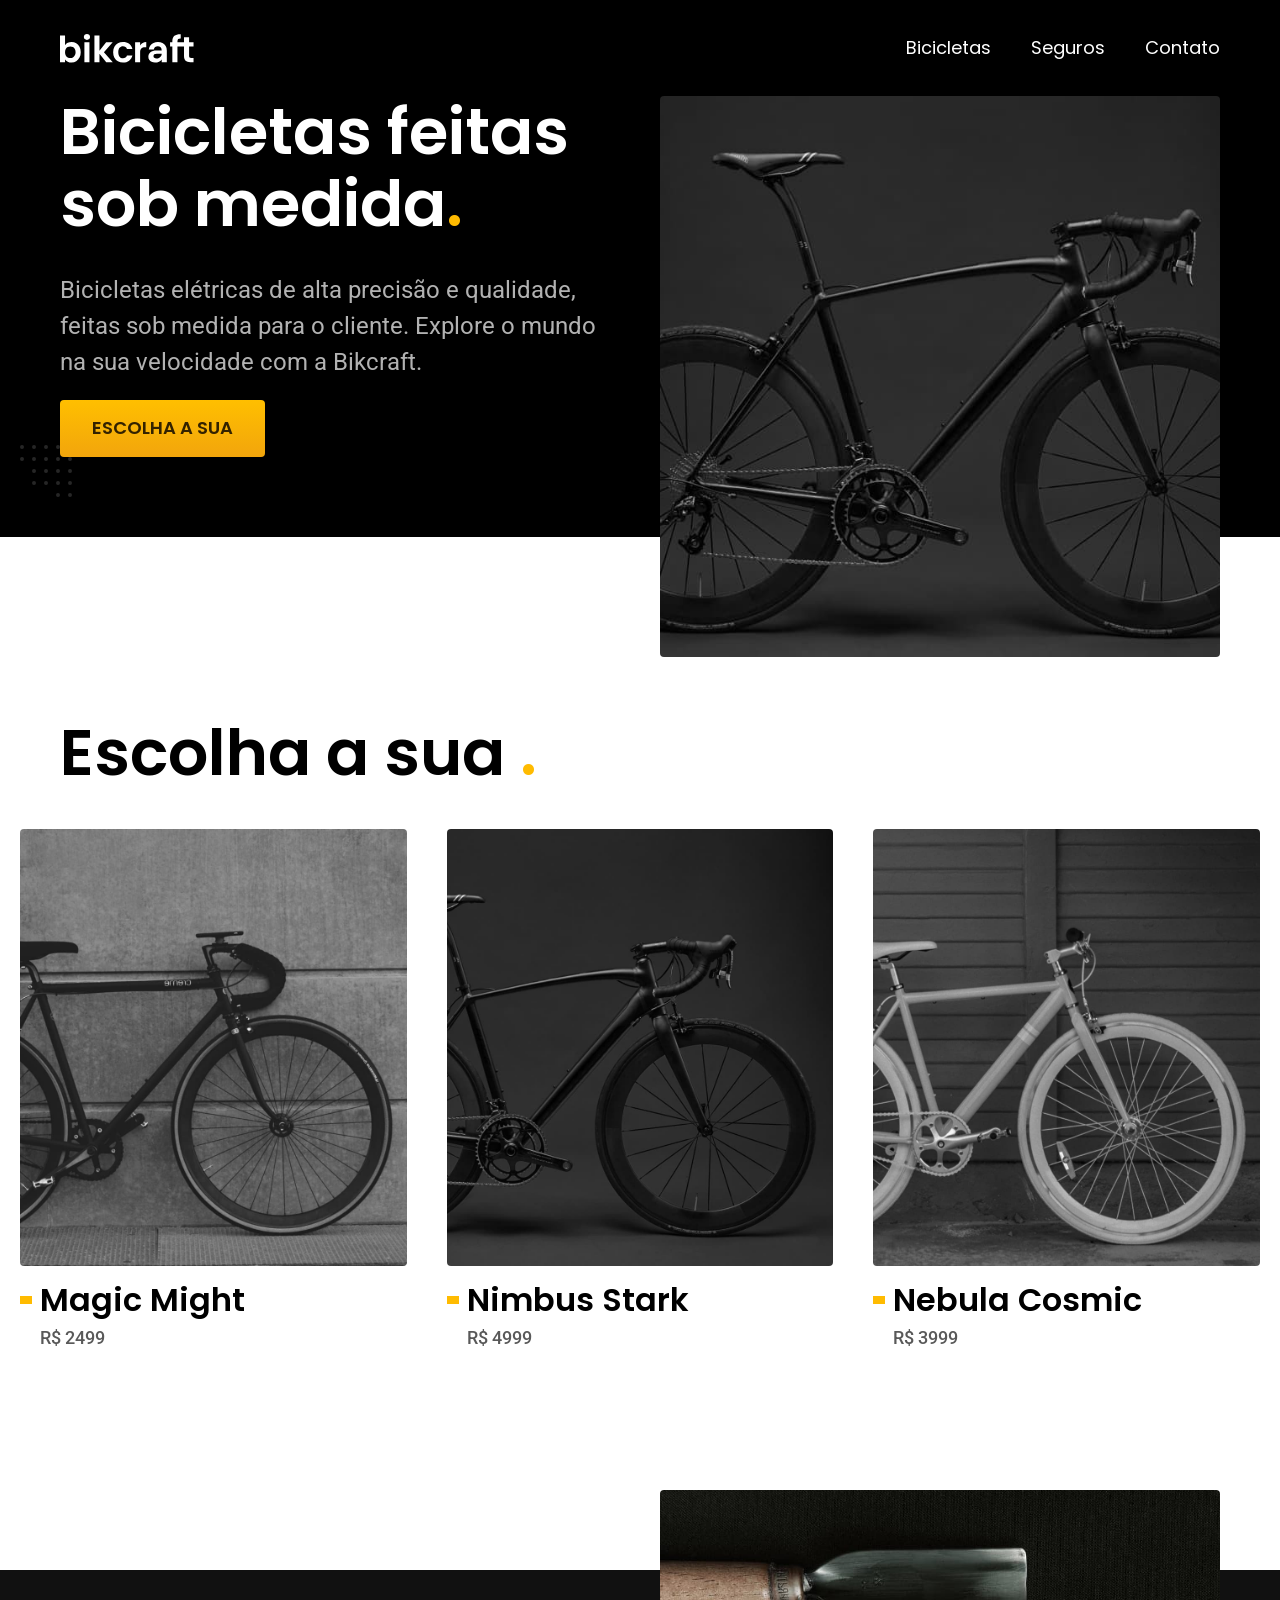
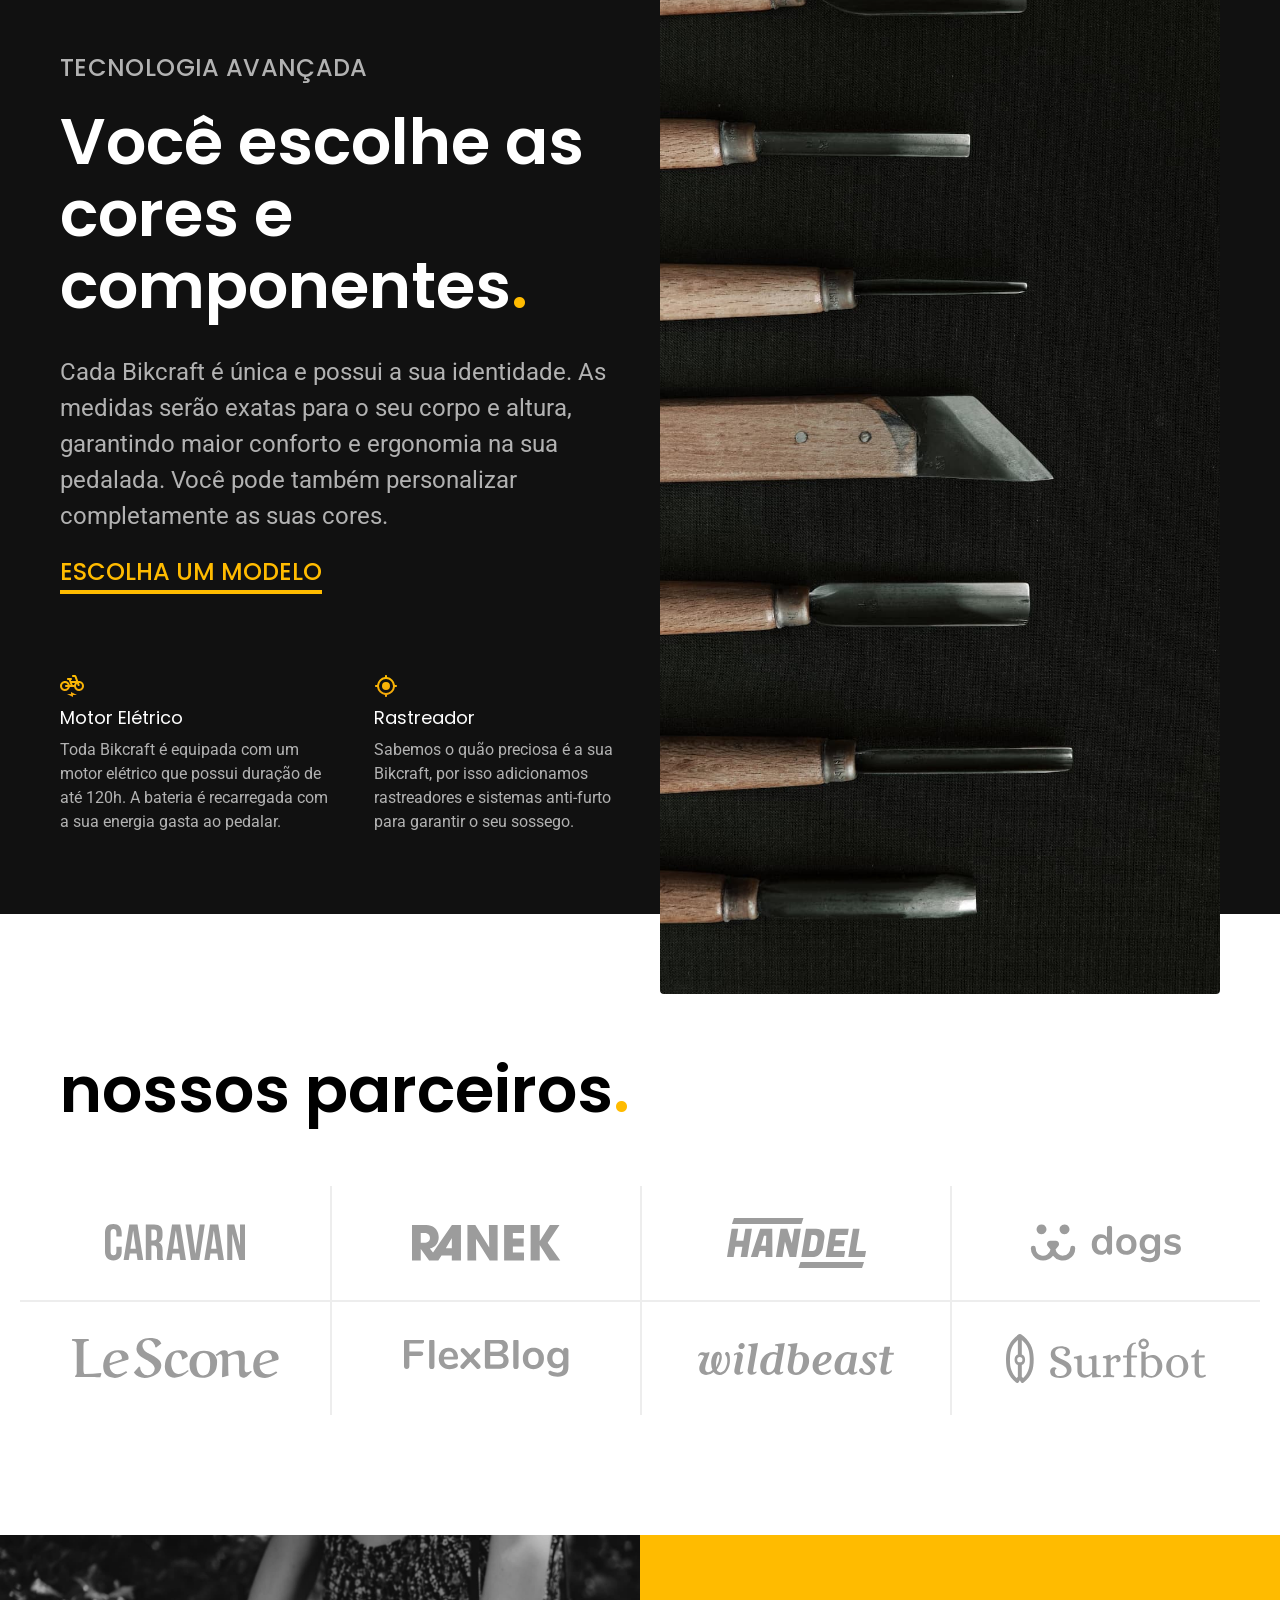
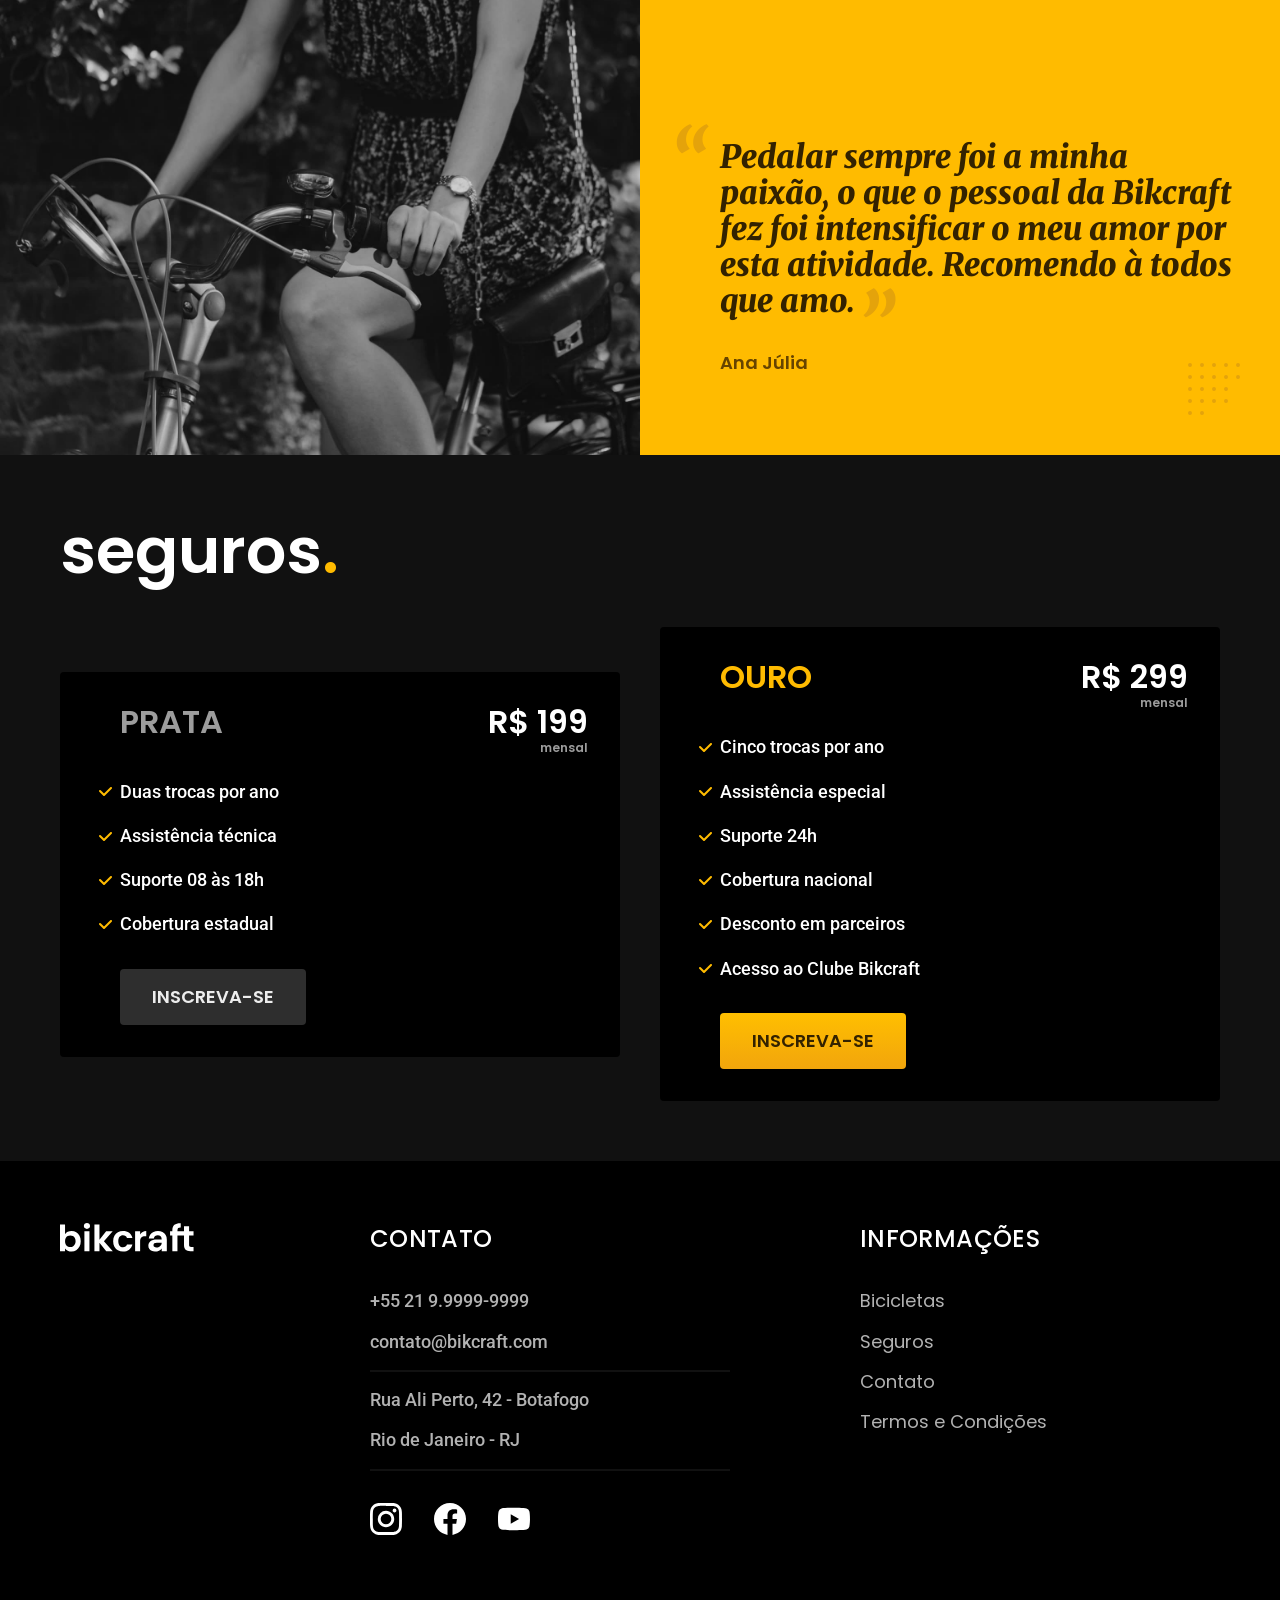
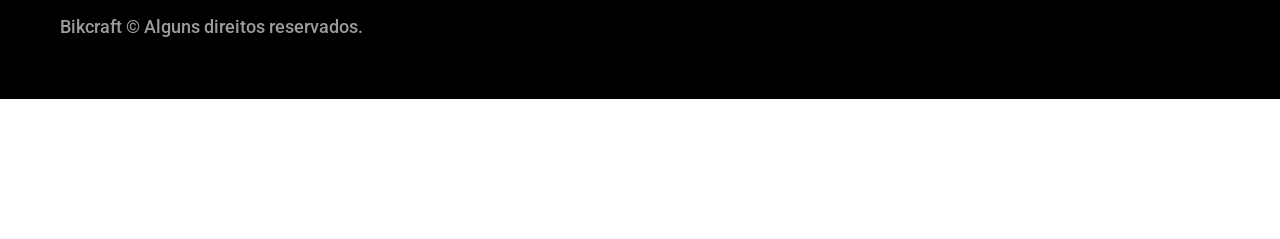
<file: index.html>
<!DOCTYPE html>

<html lang="pt-br">

<head>
  <meta charset="UTF-8">
  <meta name="viewport" content="width=device-width, initial-scale=1.0">

  <title>Bikcraft - Bicicletas Elétricas</title>
  <meta name="description" content="Bicicletas elétricas de alta precisão e qualidade,  feitas sob medida para o cliente. Explore o mundo na sua velocidade com a Bikcraft.">

  <link rel="preload" href="./css/style.css" as="style">
  <link rel="stylesheet" href="./css/style.css">

  <link rel="preconnect" href="https://fonts.googleapis.com">
  <link rel="preconnect" href="https://fonts.gstatic.com" crossorigin>
  <link href="https://fonts.googleapis.com/css2?family=Merriweather:ital,opsz,wght@0,18..144,900;1,18..144,900&family=Poppins:wght@400;600&family=Roboto:wght@100..900&display=swap" rel="stylesheet">

<body>
  <header class="header-bg">
    <div class="container header">
      <a href="./">
        <img src="./img/bikcraft.svg" width="136" height="32" alt="Bikcraft">
      </a>

      <nav aria-label="primaria">
        <ul class="header-menu font-1-m cor-0">
          <li><a href="./bicicletas.html">Bicicletas</a></li>
          <li><a href="./seguros.html">Seguros</a></li>
          <li><a href="contato.html">Contato</a></li>
        </ul>
      </nav>
    </div>
  </header>

  <main class="introducao-bg">
    <div class="container introducao">
      <div class="introducao-conteudo">
        <h1 class="font-1-xxl cor-0">Bicicletas feitas sob medida<span class="cor-p1">.</span></h1>
        <p class="font-2-l cor-5">Bicicletas elétricas de alta precisão e qualidade, feitas sob medida para o cliente. Explore o mundo na sua velocidade com a Bikcraft.</p>
        <a class="botao" href="./bicicletas.html">Escolha a sua</a>
      </div>
      <picture>
        <source media="(max-width: 800px)" srcset="./img/bicicletas/nimbus.jpg">
        <img src="./img/fotos/introducao.jpg" width="1280" height="1600" alt="Bicicleta elétrica preta.">
      </picture>
    </div>
  </main>

  <article class="bicicletas-lista">
    <h2 class="container font-1-xxl">Escolha a sua <span class="cor-p1">.</span></h2>

    <ul>
      <li>
        <a href="./bicicletas/magic.html">
          <img src="./img/bicicletas/magic-home.jpg" width="920" height="1040" alt="bicicleta preta">
          <h3 class="font-1-xl">Magic Might</h3>
          <span class="font-2-m cor-8">R$ 2499</span>
        </a>
      </li>
      <li>
        <a href="./bicicletas/nimbus.html">
          <img src="./img/bicicletas/nimbus-home.jpg" width="920" height="1040" alt="bicicleta preta">
          <h3 class="font-1-xl">Nimbus Stark</h3>
          <span class="font-2-m cor-8">R$ 4999</span>
        </a>
      </li>
      <li>
        <a href="./bicicletas/nebula.html">
          <img src="./img/bicicletas/nebula-home.jpg" width="920" height="1040" alt="bicicleta preta">
          <h3 class="font-1-xl">Nebula Cosmic</h3>
          <span class="font-2-m cor-8">R$ 3999</span>
        </a>
      </li>
    </ul>
  </article>

  <article class="tecnologia-bg">
    <div class="tecnologia container">
      <div class="tecnologia-conteudo">
        <span class="font-2-l-b cor-5">Tecnologia Avançada</span>
        <h2 class="font-1-xxl cor-0">Você escolhe as cores e componentes<span class="cor-p1">.</span></h2>
        <p class="font-2-l cor-5">Cada Bikcraft é única e possui a sua identidade. As medidas serão exatas para o seu corpo e altura, garantindo maior conforto e ergonomia na sua pedalada. Você pode também personalizar completamente as suas cores.</p>
        <a class="link" href="./bicicletas.html">Escolha um modelo</a>
        <div class="tecnologia-vantagens">
          <div>
            <img src="./img/icones/eletrica.svg" width="24" height="24" alt="">
            <h3 class="font-1-m cor-0">Motor Elétrico</h3>
            <p class="font-2-s cor-5">Toda Bikcraft é equipada com um motor elétrico que possui duração de até 120h. A bateria é recarregada com a sua energia gasta ao pedalar.</p>
          </div>
          <div>
            <img src="./img/icones/rastreador.svg" width="24" height="24" alt="">
            <h3 class="font-1-m cor-0">Rastreador</h3>
            <p class="font-2-s cor-5">Sabemos o quão preciosa é a sua Bikcraft, por isso adicionamos rastreadores e sistemas anti-furto para garantir o seu sossego.</p>
          </div>
        </div>
      </div>

      <div class="tecnologia-imagem">
        <img src="./img/fotos/tecnologia.jpg" width="1200" height="1920" alt="">
      </div>
    </div>
  </article>

  <section class="parceiros" aria-label="Nossos Parceiros">
    <h2 class="container font-1-xxl">nossos parceiros<span class="cor-p1">.</span></h2>

    <ul>
      <li><img src="./img/parceiros/caravan.svg" width="140" height="38" alt="caravan"></li>
      <li><img src="./img/parceiros/ranek.svg" width="149" height="36" alt="ranek"></li>
      <li><img src="./img/parceiros/handel.svg" width="139" height="50" alt="handel"></li>
      <li><img src="./img/parceiros/dogs.svg" width="152" height="39" alt="dogs"></li>
      <li><img src="./img/parceiros/lescone.svg" width="208" height="41" alt="lescone"></li>
      <li><img src="./img/parceiros/flexblog.svg" width="165" height="38" alt="flexblog"></li>
      <li><img src="./img/parceiros/wildbeast.svg" width="196" height="34" alt="wildbeast"></li>
      <li><img src="./img/parceiros/surfbot.svg" width="200" height="49" alt="surfbot"></li>
    </ul>
  </section>

  <section class="depoimento" aria-label="Depoimento">
    <div>
      <img src="./img/fotos/depoimento.jpg" width="1560" height="1360" alt="Pessoa pedalando em uma Bikcraft">
    </div>
    <div class="depoimento-conteudo">
      <blockquote class="font-1-xl cor-p5">
        <p> Pedalar sempre foi a minha paixão, o que o pessoal da Bikcraft fez foi intensificar o meu amor por esta atividade. Recomendo à todos que amo.</p>
      </blockquote>
      <span class="font-1-m-b cor-p4">Ana Júlia</span>
    </div>
  </section>

  <article class="seguros-bg">
    <div class="seguros container">
      <h2 class="font-1-xxl cor-0">seguros<span class="cor-p1">.</span></h2>
      <div class="seguros-item">
        <h3 class="font-1-xl cor-6">PRATA</h3>
        <span class="font-1-xl cor-0">R$ 199 <span class="font-1-xs cor-6">mensal</span></span>
        <ul class="font-2-m cor-0">
          <li>Duas trocas por ano</li>
          <li>Assistência técnica</li>
          <li>Suporte 08 às 18h</li>
          <li>Cobertura estadual</li>
        </ul>
        <a class="botao secundario" href="./orcamento.html">Inscreva-se</a>
      </div>
      <div class="seguros-item">
        <h3 class="font-1-xl cor-p1">OURO</h3>
        <span class="font-1-xl cor-0">R$ 299 <span class="font-1-xs cor-6">mensal</span></span>
        <ul class="font-2-m cor-0">
          <li>Cinco trocas por ano</li>
          <li>Assistência especial</li>
          <li>Suporte 24h</li>
          <li>Cobertura nacional</li>
          <li>Desconto em parceiros</li>
          <li>Acesso ao Clube Bikcraft</li>
        </ul>
        <a class="botao" href="./orcamento.html">Inscreva-se</a>
      </div>
    </div>
  </article>

  <footer class="footer-bg">
    <div class="footer container">
      <img src="./img/bikcraft.svg" width="136" height="32" alt="Bikcraft">
      <div class="footer-contato">
        <h3 class="font-2-l-b cor-0">Contato</h3>
        <ul class="font-2-m cor-5">
          <li><a href="tel:+5521999999999">+55 21 9.9999-9999</a></li>
          <li><a href="mailto:contato@bikcraft.com">contato@bikcraft.com</a></li>
          <li>Rua Ali Perto, 42 - Botafogo</li>
          <li>Rio de Janeiro - RJ</li>
        </ul>
        <div class="footer-redes">
          <a href="./">
            <img src="./img/redes/instagram.svg" width="32" height="32" alt="Instagram">
          </a>
          <a href="./">
            <img src="./img/redes/facebook.svg" width="32" height="32" alt="Facebook">
          </a>
          <a href="./">
            <img src="./img/redes/youtube.svg" width="32" height="32" alt="Youtube">
          </a>
        </div>
      </div>
      <div>

        <div class="footer-informacoes">
          <h3 class="font-2-l-b cor-0">Informações</h3>
          <nav>
            <ul class="font-1-m cor-5">
              <li><a href="./bicicletas.html">Bicicletas</a></li>
              <li><a href="./seguros.html">Seguros</a></li>
              <li><a href="./contato.html">Contato</a></li>
              <li><a href="./termos.html">Termos e Condições</a></li>
            </ul>
          </nav>
        </div>
      </div>
      <p class="footer-copy font-2-m cor-6">Bikcraft © Alguns direitos reservados.</p>
    </div>
  </footer>
</body>

</html>
</file>
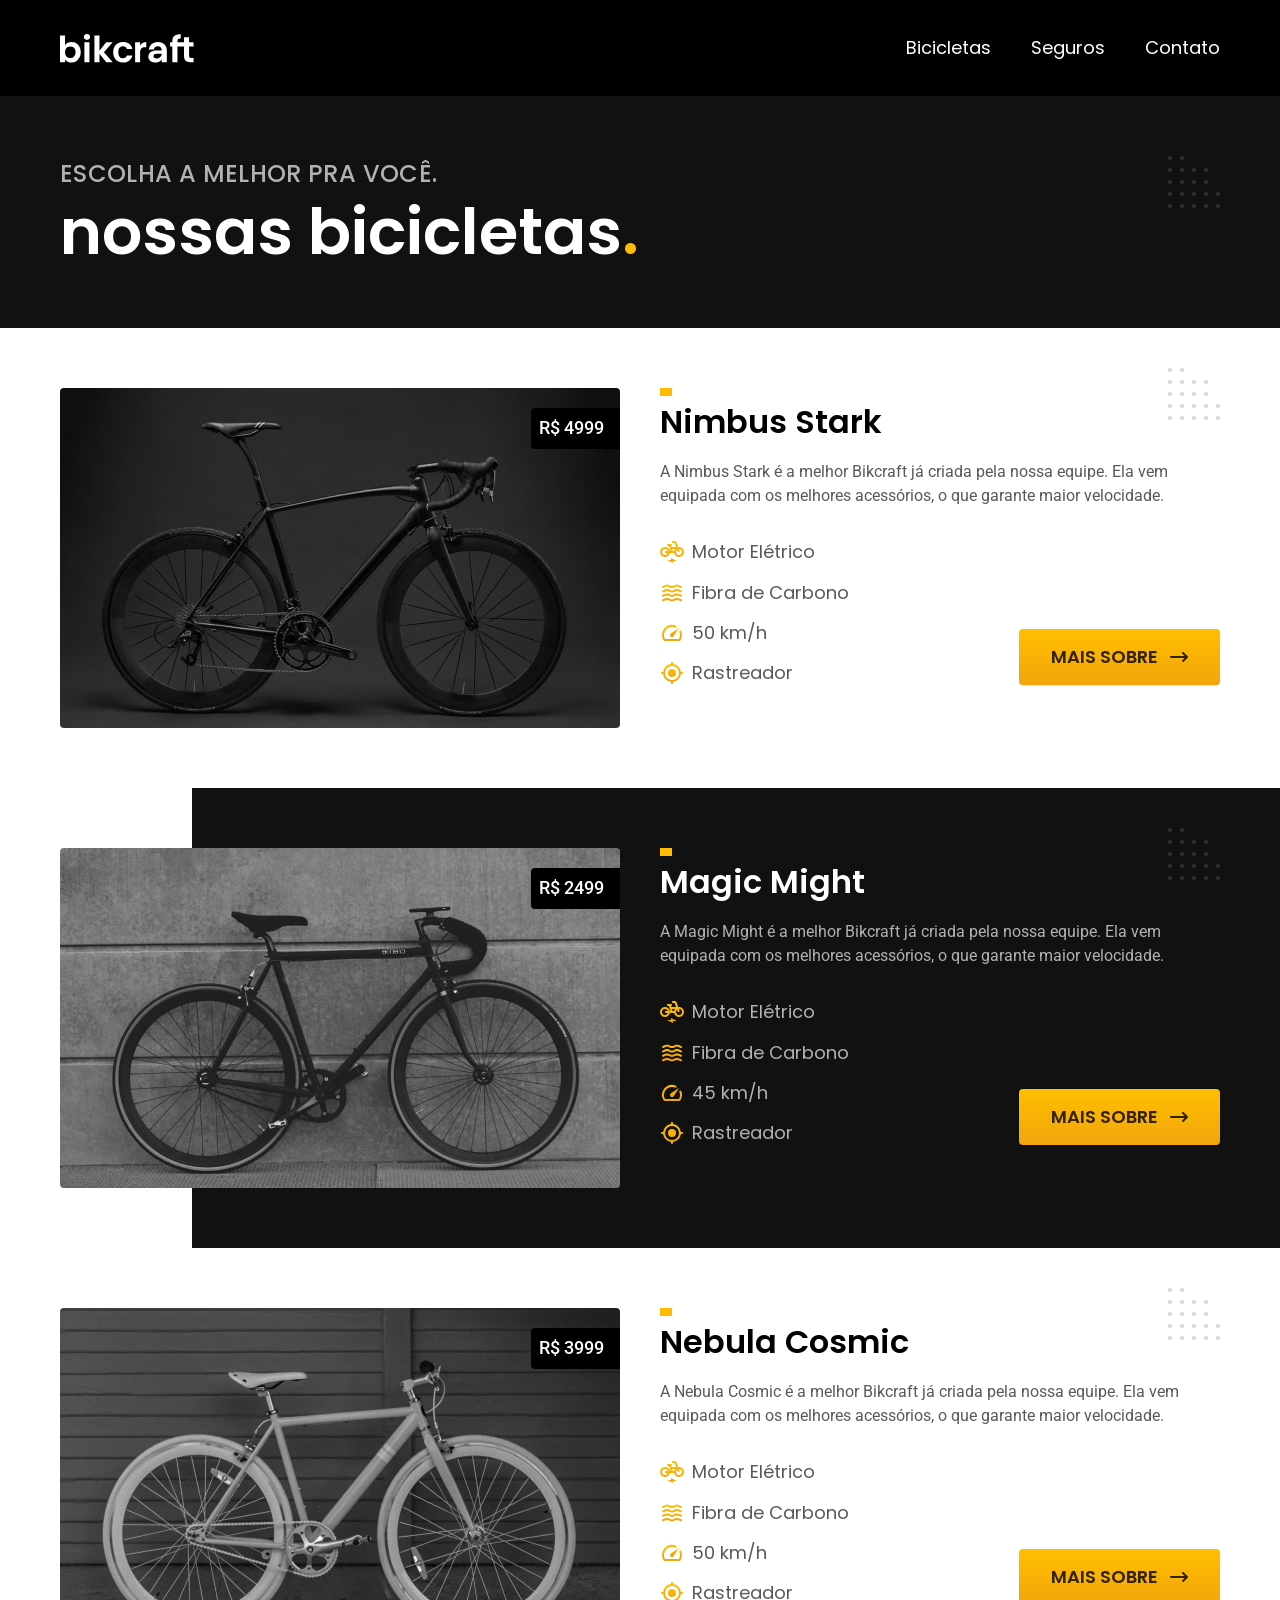
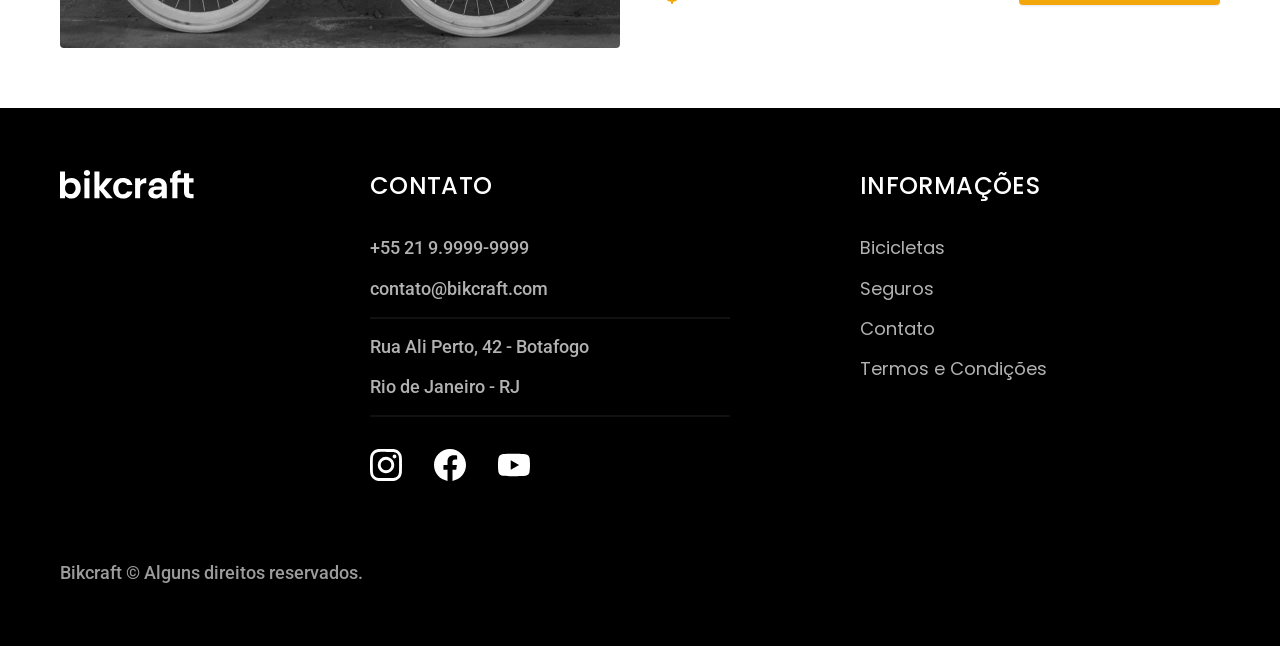
<file: bicicletas.html>
<!DOCTYPE html>

<html lang="pt-br">

<head>
  <meta charset="UTF-8">
  <meta name="viewport" content="width=device-width, initial-scale=1.0">

  <title>Bicicletas | Bikcraft</title>
  <meta name="description" content="Termos e Condições | Bikcraft">

  <link rel="preload" href="./css/style.css" as="style">
  <link rel="stylesheet" href="./css/style.css">

  <link rel="preconnect" href="https://fonts.googleapis.com">
  <link rel="preconnect" href="https://fonts.gstatic.com" crossorigin>
  <link href="https://fonts.googleapis.com/css2?family=Merriweather:ital,opsz,wght@0,18..144,900;1,18..144,900&family=Poppins:wght@400;600&family=Roboto:wght@100..900&display=swap" rel="stylesheet">

<body id="bicicletas">
  <header class="header-bg">
    <div class="container header">
      <a href="./">
        <img src="./img/bikcraft.svg" width="136" height="32" alt="Bikcraft">
      </a>

      <nav aria-label="primaria">
        <ul class="header-menu font-1-m cor-0">
          <li><a href="./bicicletas.html">Bicicletas</a></li>
          <li><a href="./seguros.html">Seguros</a></li>
          <li><a href="contato.html">Contato</a></li>
        </ul>
      </nav>
    </div>
  </header>

  <main>
    <div class="titulo-bg">
      <div class="titulo container">
        <p class="font-2-l-b cor-5">Escolha a melhor pra você.</p>
        <h1 class="font-1-xxl cor-0">nossas bicicletas<span class="cor-p1">.</span></h1>
      </div>
    </div>


    <div class="bicicletas container">
      <div class="bicicletas-imagem">
        <img src="./img/bicicletas/nimbus.jpg" width="1120" height="680" alt="Bicicleta preta">
        <span class="font-2-m cor-0">R$ 4999</span>
      </div>
      <div class="bicicletas-conteudo">
        <h2 class="font-1-xl">Nimbus Stark</h2>
        <p class="font-2-s cor-8">A Nimbus Stark é a melhor Bikcraft já criada pela nossa equipe. Ela vem equipada com os melhores acessórios, o que garante maior velocidade.</p>

        <ul class="font-1-m cor-8">
          <li>
            <img src="./img/icones/eletrica.svg" width="32" height="32" alt="">
            Motor Elétrico
          </li>
          <li>
            <img src="./img/icones/carbono.svg" width="32" height="32" alt="">
            Fibra de Carbono
          </li>
          <li>
            <img src="./img/icones/velocidade.svg" width="32" height="32" alt="">
            50 km/h
          </li>
          <li>
            <img src="./img/icones/rastreador.svg" width="32" height="32" alt="">
            Rastreador
          </li>
        </ul>

        <a class="botao seta" href="./bicicletas/nimbus.html">Mais Sobre</a>
      </div>
    </div>

    <div class="bicicletas-bg">
      <div class="bicicletas container">
        <div class="bicicletas-imagem">
          <img src="./img/bicicletas/magic.jpg" width="1120" height="680" alt="Bicicleta preta">
          <span class="font-2-m cor-0">R$ 2499</span>
        </div>
        <div class="bicicletas-conteudo">
          <h2 class="font-1-xl cor-0">Magic Might</h2>
          <p class="font-2-s cor-5">A Magic Might é a melhor Bikcraft já criada pela nossa equipe. Ela vem equipada com os melhores acessórios, o que garante maior velocidade.</p>

          <ul class="font-1-m cor-5">
            <li>
              <img src="./img/icones/eletrica.svg" width="32" height="32" alt="">
              Motor Elétrico
            </li>
            <li>
              <img src="./img/icones/carbono.svg" width="32" height="32" alt="">
              Fibra de Carbono
            </li>
            <li>
              <img src="./img/icones/velocidade.svg" width="32" height="32" alt="">
              45 km/h
            </li>
            <li>
              <img src="./img/icones/rastreador.svg" width="32" height="32" alt="">
              Rastreador
            </li>
          </ul>

          <a class="botao seta" href="./bicicletas/magic.html">Mais Sobre</a>
        </div>
      </div>
    </div>

    <div class="bicicletas container">
      <div class="bicicletas-imagem">
        <img src="./img/bicicletas/nebula.jpg" width="1120" height="680" alt="Bicicleta preta">
        <span class="font-2-m cor-0">R$ 3999</span>
      </div>
      <div class="bicicletas-conteudo">
        <h2 class="font-1-xl">Nebula Cosmic</h2>
        <p class="font-2-s cor-8">A Nebula Cosmic é a melhor Bikcraft já criada pela nossa equipe. Ela vem equipada com os melhores acessórios, o que garante maior velocidade.</p>

        <ul class="font-1-m cor-8">
          <li>
            <img src="./img/icones/eletrica.svg" width="32" height="32" alt="">
            Motor Elétrico
          </li>
          <li>
            <img src="./img/icones/carbono.svg" width="32" height="32" alt="">
            Fibra de Carbono
          </li>
          <li>
            <img src="./img/icones/velocidade.svg" width="32" height="32" alt="">
            50 km/h
          </li>
          <li>
            <img src="./img/icones/rastreador.svg" width="32" height="32" alt="">
            Rastreador
          </li>
        </ul>

        <a class="botao seta" href="./bicicletas/nebula.html">Mais Sobre</a>
      </div>
    </div>


  </main>

  <footer class="footer-bg">
    <div class="footer container">
      <img src="./img/bikcraft.svg" width="136" height="32" alt="Bikcraft">
      <div class="footer-contato">
        <h3 class="font-2-l-b cor-0">Contato</h3>
        <ul class="font-2-m cor-5">
          <li><a href="tel:+5521999999999">+55 21 9.9999-9999</a></li>
          <li><a href="mailto:contato@bikcraft.com">contato@bikcraft.com</a></li>
          <li>Rua Ali Perto, 42 - Botafogo</li>
          <li>Rio de Janeiro - RJ</li>
        </ul>
        <div class="footer-redes">
          <a href="./">
            <img src="./img/redes/instagram.svg" width="32" height="32" alt="Instagram">
          </a>
          <a href="./">
            <img src="./img/redes/facebook.svg" width="32" height="32" alt="Facebook">
          </a>
          <a href="./">
            <img src="./img/redes/youtube.svg" width="32" height="32" alt="Youtube">
          </a>
        </div>
      </div>
      <div>

        <div class="footer-informacoes">
          <h3 class="font-2-l-b cor-0">Informações</h3>
          <nav>
            <ul class="font-1-m cor-5">
              <li><a href="./bicicletas.html">Bicicletas</a></li>
              <li><a href="./seguros.html">Seguros</a></li>
              <li><a href="./contato.html">Contato</a></li>
              <li><a href="./termos.html">Termos e Condições</a></li>
            </ul>
          </nav>
        </div>
      </div>
      <p class="footer-copy font-2-m cor-6">Bikcraft © Alguns direitos reservados.</p>
    </div>
  </footer>
</body>

</html>
</file>
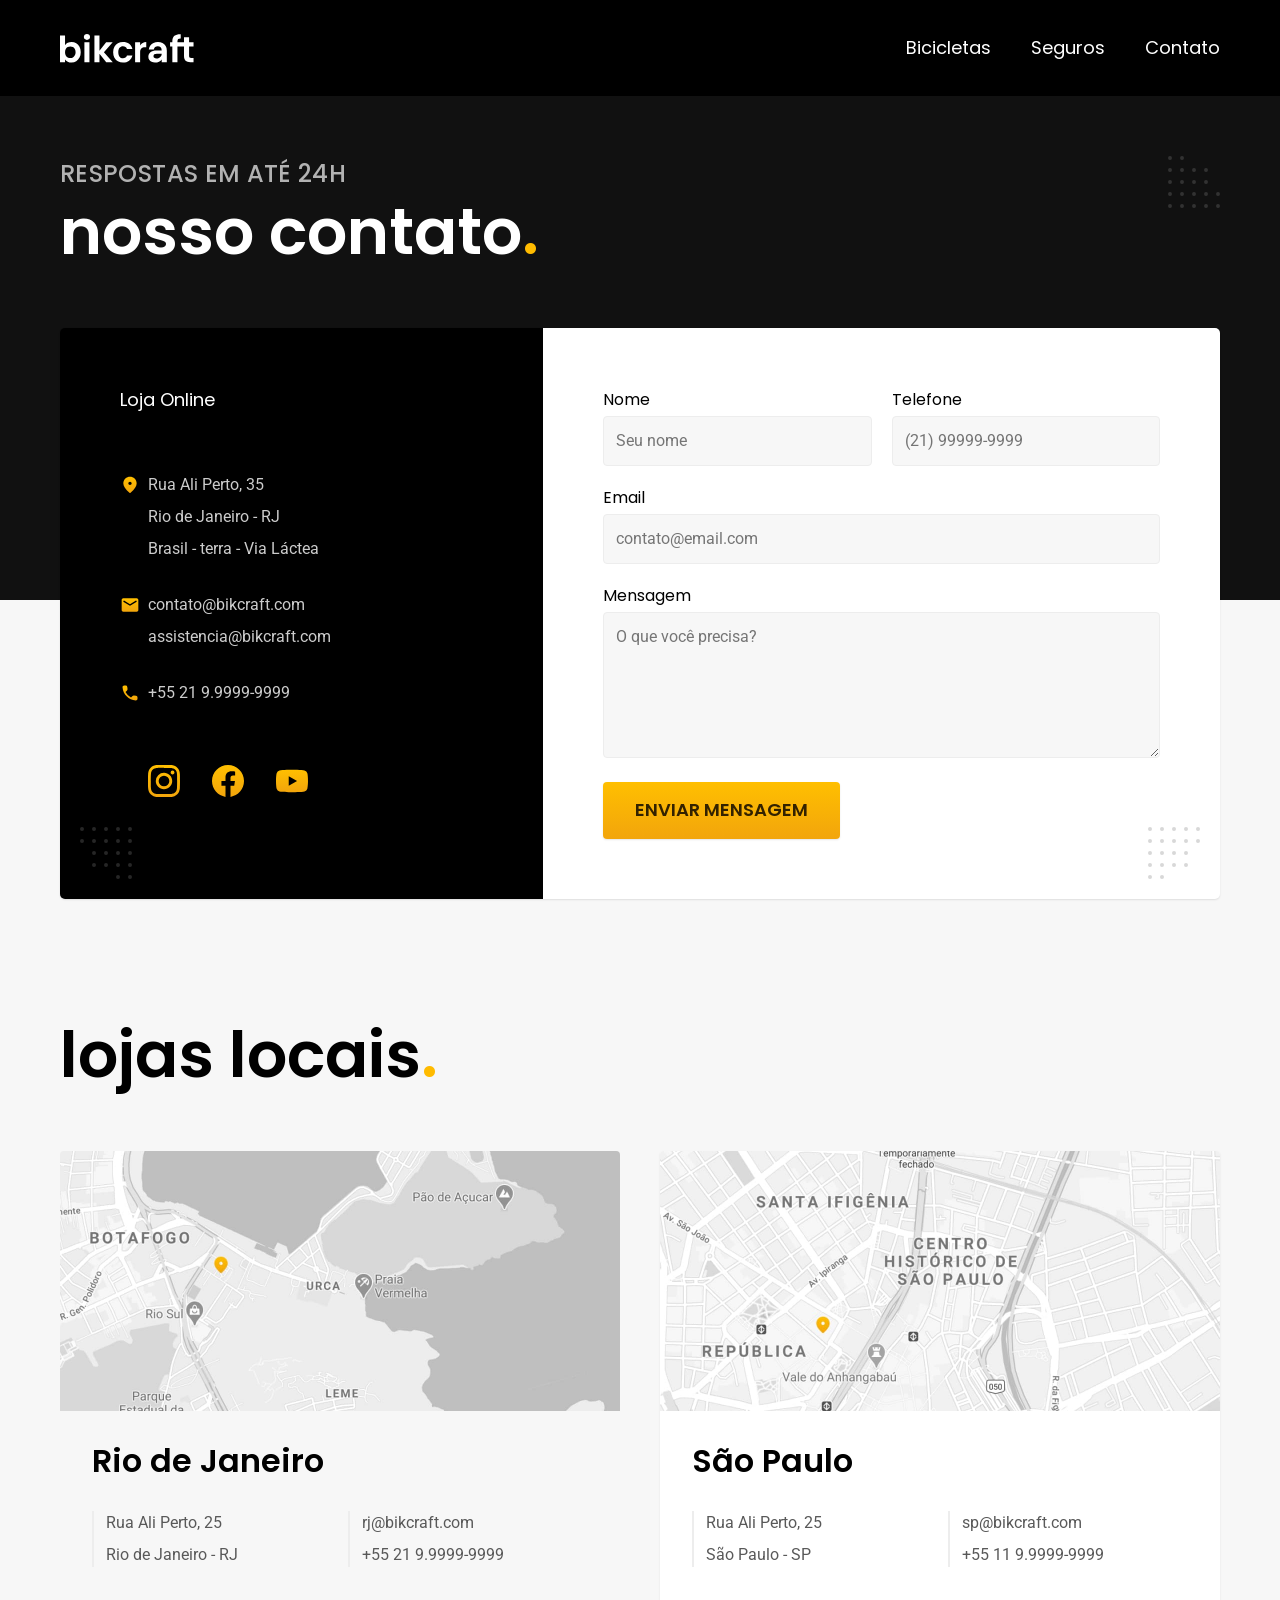
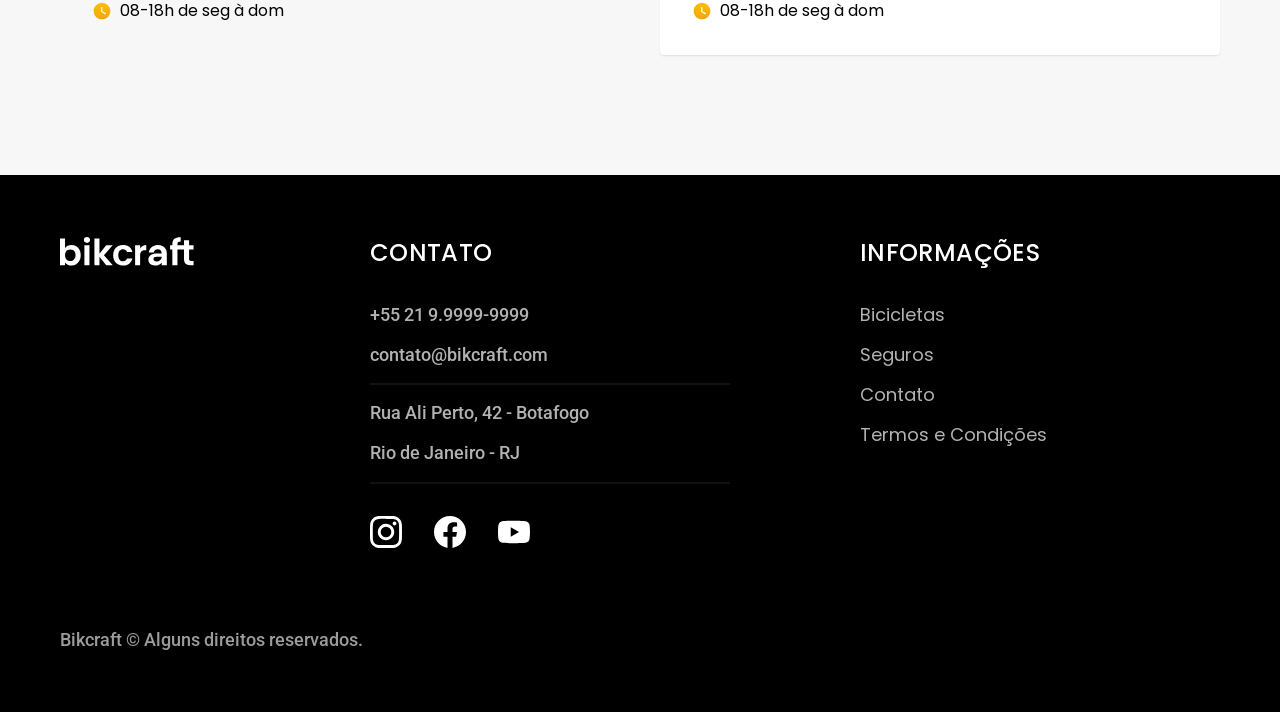
<file: contato.html>
<!DOCTYPE html>

<html lang="pt-br">

<head>
  <meta charset="UTF-8">
  <meta name="viewport" content="width=device-width, initial-scale=1.0">

  <title>Contato | Bikcraft</title>
  <meta name="description" content="Termos e Condições | Bikcraft">

  <link rel="preload" href="./css/style.css" as="style">
  <link rel="stylesheet" href="./css/style.css">

  <link rel="preconnect" href="https://fonts.googleapis.com">
  <link rel="preconnect" href="https://fonts.gstatic.com" crossorigin>
  <link href="https://fonts.googleapis.com/css2?family=Merriweather:ital,opsz,wght@0,18..144,900;1,18..144,900&family=Poppins:wght@400;600&family=Roboto:wght@100..900&display=swap" rel="stylesheet">

<body id="contato">
  <header class="header-bg">
    <div class="container header">
      <a href="./">
        <img src="./img/bikcraft.svg" width="136" height="32" alt="Bikcraft">
      </a>

      <nav aria-label="primaria">
        <ul class="header-menu font-1-m cor-0">
          <li><a href="./bicicletas.html">Bicicletas</a></li>
          <li><a href="./seguros.html">Seguros</a></li>
          <li><a href="contato.html">Contato</a></li>
        </ul>
      </nav>
    </div>
  </header>

  <main>
    <div class="titulo-bg">
      <div class="titulo container">
        <p class="font-2-l-b cor-5">Respostas em até 24h</p>
        <h1 class="font-1-xxl cor-0">nosso contato<span class="cor-p1">.</span></h1>
      </div>
    </div>

    <div class="contato container">
      <section class="contato-dados" aria-label="Endereço">
        <h2 class="font-1-m cor-0">Loja Online</h2>
        <div class="contato-endereco font-2-s cor-4">
          <P>Rua Ali Perto, 35</P>
          <p>Rio de Janeiro - RJ</p>
          <p>Brasil - terra - Via Láctea</p>
        </div>
        <address class="contato-meios font-2-s cor-4">
          <a href="mailto:contato@bikcraft.com">contato@bikcraft.com</a>
          <a href="meilto:assistencia@bikcraft.com">assistencia@bikcraft.com</a>
          <a href="tel:+5521999999999">+55 21 9.9999-9999</a>
        </address>
        <div class="contato-redes">
          <a href="./">
            <img src="./img/redes/instagram-p.svg" alt="Instagram">
          </a>
          <a href="./">
            <img src="./img/redes/facebook-p.svg" alt="Facebook">
          </a>
          <a href="./">
            <img src="./img/redes/youtube-p.svg" alt="Youtube">
          </a>
        </div>
      </section>
      <section class="contato-formulario" aria-label="Formuláro">
        <form class="form" action="./contato.html">
          <div>
            <label for="nome">Nome</label>
            <input type="text" id="nome" name="nome" placeholder="Seu nome">
          </div>
          <div>
            <label for="telefone">Telefone</label>
            <input type="text" id="telefone" name="telefone" placeholder="(21) 99999-9999">
          </div>
          <div class="col-2">
            <label for="email">Email</label>
            <input type="text" id="email" name="email" placeholder="contato@email.com">
          </div>
          <div class="col-2">
            <label for="mensagem">Mensagem</label>
            <textarea rows="5" name="mensagem" id="mensagem" placeholder="O que você precisa?"></textarea>
          </div>
          <button class="botao col-2">Enviar Mensagem</button>
        </form>
      </section>
    </div>
  </main>

  <article class="lojas container">
    <h2 class="font-1-xxl">lojas locais<span class="cor-p1">.</span></h2>
    <div class="lijas-item">
      <img src="./img/lojas/rj.jpg" width="1120" height="520" alt="Mapa marcando o endereço em Rua Ali Perto, 25 - Rio de Janeiro - RJ">
      <div class="lojas-conteudo">
        <h3 class="font-1-xl">Rio de Janeiro</h3>
        <div class="lojas-dados font-2-s cor-8">
          <p>Rua Ali Perto, 25</p>
          <p>Rio de Janeiro - RJ</p>
        </div>
        <div class="lojas-dados font-2-s cor-8">
          <a href="meilto:rj@bikcraft.com">rj@bikcraft.com</a>
          <a href="tel:+5521999999999">+55 21 9.9999-9999</a>
        </div>
        <p class="lojas-tempo font-1-s"><img src="./img/icones/horario.svg" width="20" height="20" alt="">08-18h de seg à dom</p>
      </div>
    </div>
    <div class="lojas-item">
      <img src="./img/lojas/sp.jpg" width="1120" height="520" alt="Mapa marcando o endereço em Rua Ali Perto, 25 - São Paulo - SP">
      <div class="lojas-conteudo">
        <h3 class="font-1-xl">São Paulo</h3>
        <div class="lojas-dados font-2-s cor-8">
          <p>Rua Ali Perto, 25</p>
          <p>São Paulo - SP</p>
        </div>
        <div class="lojas-dados font-2-s cor-8">
          <a href="meilto:sp@bikcraft.com">sp@bikcraft.com</a>
          <a href="tel:+5511999999999">+55 11 9.9999-9999</a>
        </div>
        <p class="lojas-tempo font-1-s"><img src="./img/icones/horario.svg" width="20" height="20" alt="">08-18h de seg à dom</p>
      </div>
    </div>
  </article>

  <footer class="footer-bg">
    <div class="footer container">
      <img src="./img/bikcraft.svg" width="136" height="32" alt="Bikcraft">
      <div class="footer-contato">
        <h3 class="font-2-l-b cor-0">Contato</h3>
        <ul class="font-2-m cor-5">
          <li><a href="tel:+5521999999999">+55 21 9.9999-9999</a></li>
          <li><a href="mailto:contato@bikcraft.com">contato@bikcraft.com</a></li>
          <li>Rua Ali Perto, 42 - Botafogo</li>
          <li>Rio de Janeiro - RJ</li>
        </ul>
        <div class="footer-redes">
          <a href="./">
            <img src="./img/redes/instagram.svg" width="32" height="32" alt="Instagram">
          </a>
          <a href="./">
            <img src="./img/redes/facebook.svg" width="32" height="32" alt="Facebook">
          </a>
          <a href="./">
            <img src="./img/redes/youtube.svg" width="32" height="32" alt="Youtube">
          </a>
        </div>
      </div>
      <div>

        <div class="footer-informacoes">
          <h3 class="font-2-l-b cor-0">Informações</h3>
          <nav>
            <ul class="font-1-m cor-5">
              <li><a href="./bicicletas.html">Bicicletas</a></li>
              <li><a href="./seguros.html">Seguros</a></li>
              <li><a href="./contato.html">Contato</a></li>
              <li><a href="./termos.html">Termos e Condições</a></li>
            </ul>
          </nav>
        </div>
      </div>
      <p class="footer-copy font-2-m cor-6">Bikcraft © Alguns direitos reservados.</p>
    </div>
  </footer>
</body>

</html>
</file>
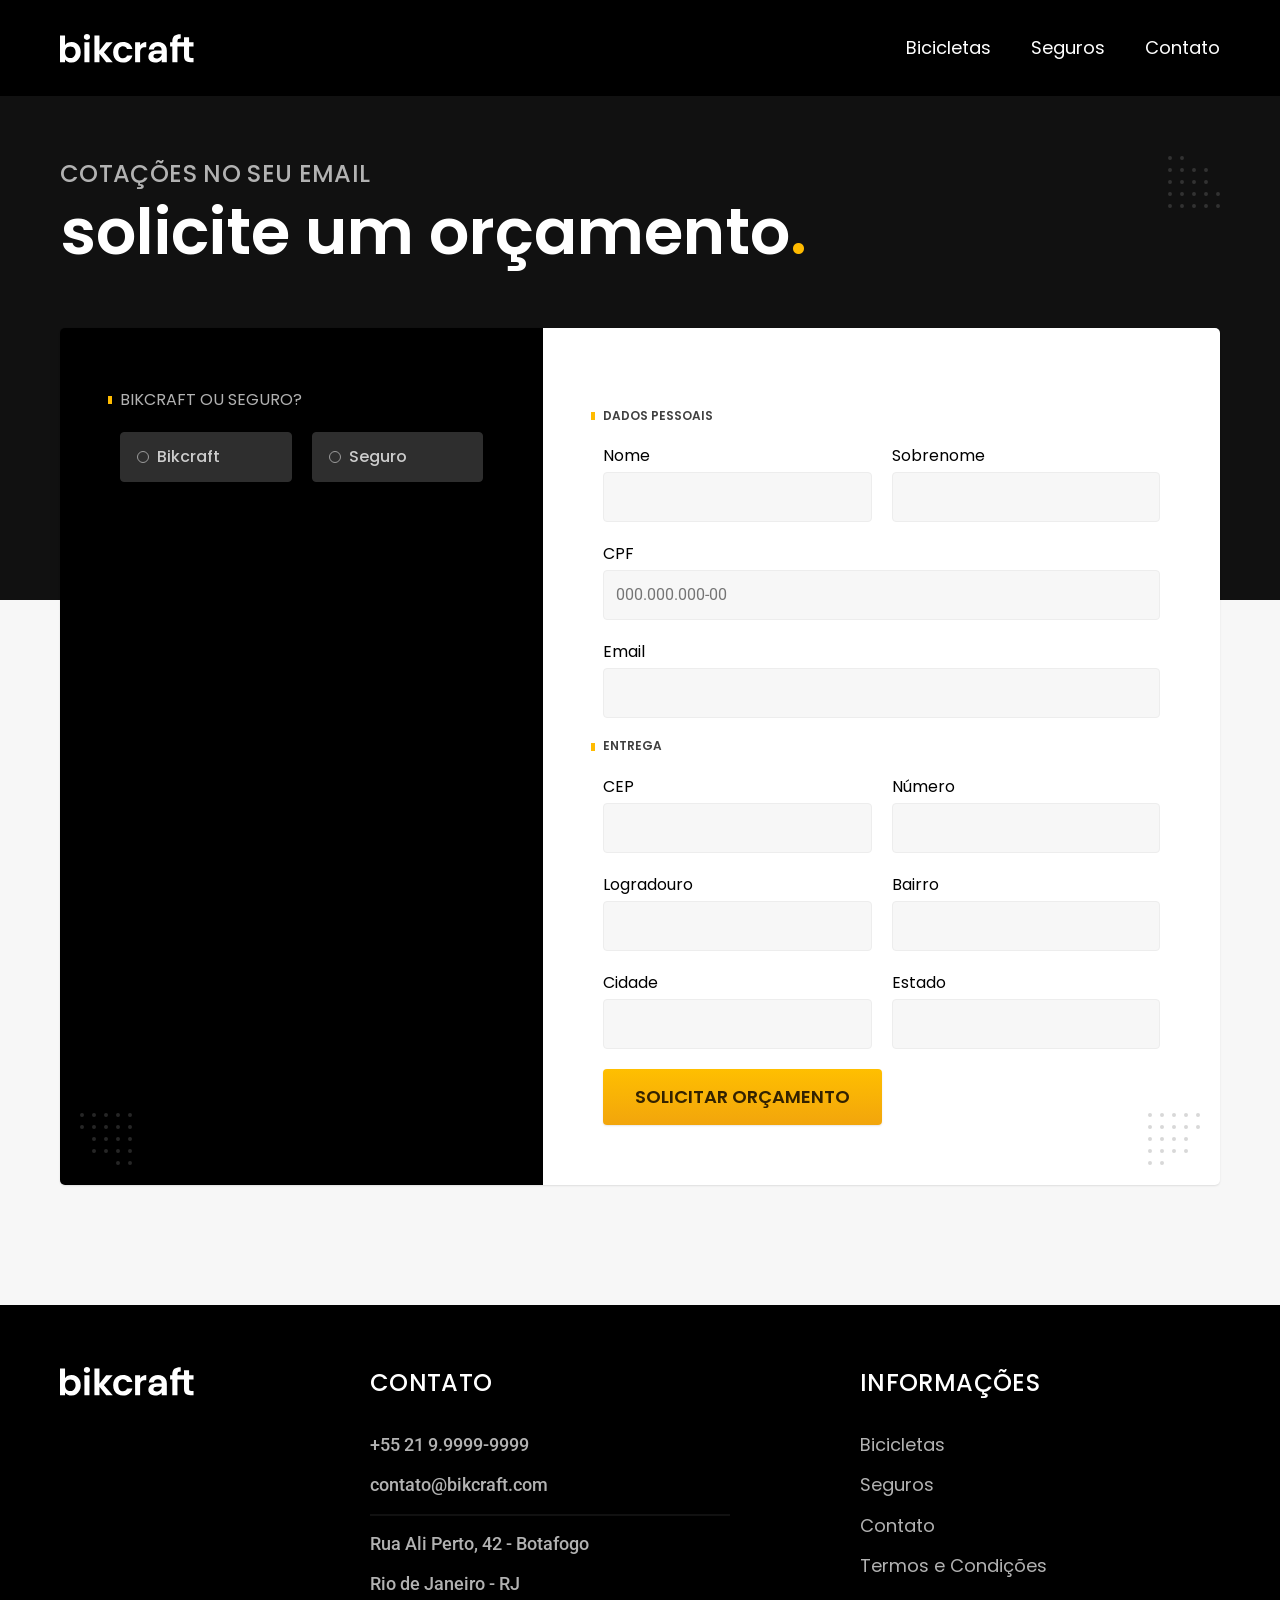
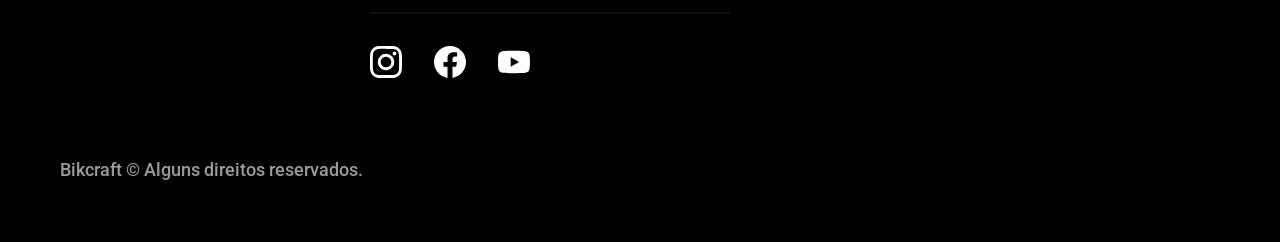
<file: orcamento.html>
<!DOCTYPE html>

<html lang="pt-br">

<head>
  <meta charset="UTF-8">
  <meta name="viewport" content="width=device-width, initial-scale=1.0">

  <title>Orçamento | Bikcraft</title>
  <meta name="description" content="Orçamento | Bikcraft">

  <link rel="preload" href="./css/style.css" as="style">
  <link rel="stylesheet" href="./css/style.css">

  <link rel="preconnect" href="https://fonts.googleapis.com">
  <link rel="preconnect" href="https://fonts.gstatic.com" crossorigin>
  <link href="https://fonts.googleapis.com/css2?family=Merriweather:ital,opsz,wght@0,18..144,900;1,18..144,900&family=Poppins:wght@400;600&family=Roboto:wght@100..900&display=swap" rel="stylesheet">

<body id="orcamento">
  <header class="header-bg">
    <div class="container header">
      <a href="./">
        <img src="./img/bikcraft.svg" width="136" height="32" alt="Bikcraft">
      </a>

      <nav aria-label="primaria">
        <ul class="header-menu font-1-m cor-0">
          <li><a href="./bicicletas.html">Bicicletas</a></li>
          <li><a href="./seguros.html">Seguros</a></li>
          <li><a href="contato.html">Contato</a></li>
        </ul>
      </nav>
    </div>
  </header>

  <main>
    <div class="titulo-bg">
      <div class="titulo container">
        <p class="font-2-l-b cor-5">Cotações no seu email</p>
        <h1 class="font-1-xxl cor-0">solicite um orçamento<span class="cor-p1">.</span></h1>
      </div>
    </div>

    <form class="orcamento container" action="./">
      <div class="orcamento-produto">
        <h2 class="font-1-s cor-5">Bikcraft ou Seguro?</h2>

        <input type="radio" name="tipo" value="bikcraft" id="bikcraft">
        <label for="bikcraft">Bikcraft</label>

        <input type="radio" name="tipo" value="seguro" id="seguro">
        <label for="seguro">Seguro</label>

        <div class="orcamento-conteudo" id="orcamento-bikcraft">
          <h2 class="font-1-xs cor-5">Escolha a sua</h2>

          <input type="radio" name="produto" value="nimbus" id="nimbus">
          <label for="nimbus">Nimbus Stark <span>R$ 4999</span></label>
          <div class="orcamento-detalhes">
            <ul class="font-1-xs cor-8">
              <li><img src="./img/icones/eletrica.svg" width="32" height="32" alt=""> Motor Elétrico</li>
              <li><img src="./img/icones/carbono.svg" width="32" height="32" alt=""> Fibra de Carbono</li>
              <li><img src="./img/icones/velocidade.svg" width="32" height="32" alt=""> 50 km/h</li>
              <li><img src="./img/icones/rastreador.svg" width="32" height="32" alt=""> Rastreador</li>
            </ul>
            <img src="./img/bicicletas/nimbus.jpg" width="1120" height="680" alt="Bicicleta Preta">
          </div>

          <input type="radio" name="produto" value="magic" id="magic">
          <label for="magic">Magic Might <span>R$ 2499</span></label>
          <div class="orcamento-detalhes">
            <ul class="font-1-xs cor-8">
              <li><img src="./img/icones/eletrica.svg" width="32" height="32" alt=""> Motor Elétrico</li>
              <li><img src="./img/icones/carbono.svg" width="32" height="32" alt=""> Fibra de Carbono</li>
              <li><img src="./img/icones/velocidade.svg" width="32" height="32" alt=""> 45 km/h</li>
              <li><img src="./img/icones/rastreador.svg" width="32" height="32" alt=""> Rastreador</li>
            </ul>
            <img src="./img/bicicletas/magic.jpg" width="1120" height="680" alt="Bicicleta Preta">
          </div>

          <input type="radio" name="produto" value="nebula" id="nebula">
          <label for="nebula">Nebula Cosmic <span>R$ 3999</span></label>
          <div class="orcamento-detalhes">
            <ul class="font-1-xs cor-8">
              <li><img src="./img/icones/eletrica.svg" width="32" height="32" alt=""> Motor Elétrico</li>
              <li><img src="./img/icones/carbono.svg" width="32" height="32" alt=""> Fibra de Carbono</li>
              <li><img src="./img/icones/velocidade.svg" width="32" height="32" alt=""> 40 km/h</li>
              <li><img src="./img/icones/rastreador.svg" width="32" height="32" alt=""> Rastreador</li>
            </ul>
            <img src="./img/bicicletas/nebula.jpg" width="1120" height="680" alt="Bicicleta Branca">
          </div>
        </div>

        <div class=" orcamento-conteudo" id="orcamento-seguro">
          <h2 class="font-1-xs cor-5">Escolhar o plano</h2>

          <input type="radio" name="produto" value="prata" id="prata">
          <label for="prata">Prata <span>R$ 199</span></label>

          <input type="radio" name="produto" value="ouro" id="ouro">
          <label for="ouro">Ouro <span>R$ 299</span></label>
        </div>
      </div>
      <div class="orcamento-dados form">
        <h2 class="font-1-xs cor-9 col-2">dados pessoais</h2>
        <div>
          <label for="nome">Nome</label>
          <input type="text" id="nome" name="nome">
        </div>
        <div>
          <label for="sobrenome">Sobrenome</label>
          <input type="text" id="sobrenome" name="sobrenome">
        </div>
        <div class="col-2">
          <label for="cpf">CPF</label>
          <input type="text" id="cpf" name="cpf" placeholder="000.000.000-00">
        </div>
        <div class="col-2">
          <label for="email">Email</label>
          <input type="email" id="email" name="email">
        </div>
        <h2 class="font-1-xs cor-9 col-2">entrega</h2>
        <div>
          <label for="cep">CEP</label>
          <input type="text" id="cep" name="cep">
        </div>
        <div>
          <label for="numero">Número</label>
          <input type="text" id="numero" name="numero">
        </div>
        <div>
          <label for="logradouro">Logradouro</label>
          <input type="text" id="logradouro" name="logradouro">
        </div>
        <div>
          <label for="bairro">Bairro</label>
          <input type="text" id="bairro" name="bairro">
        </div>
        <div>
          <label for="cidade">Cidade</label>
          <input type="text" id="cidade" name="cidade">
        </div>
        <div>
          <label for="estado">Estado</label>
          <input type="text" id="estado" name="estado">
        </div>
        <button class="botao col-2">Solicitar Orçamento</button>
      </div>

    </form>
  </main>

  <footer class="footer-bg">
    <div class="footer container">
      <img src="./img/bikcraft.svg" width="136" height="32" alt="Bikcraft">
      <div class="footer-contato">
        <h3 class="font-2-l-b cor-0">Contato</h3>
        <ul class="font-2-m cor-5">
          <li><a href="tel:+5521999999999">+55 21 9.9999-9999</a></li>
          <li><a href="mailto:contato@bikcraft.com">contato@bikcraft.com</a></li>
          <li>Rua Ali Perto, 42 - Botafogo</li>
          <li>Rio de Janeiro - RJ</li>
        </ul>
        <div class="footer-redes">
          <a href="./">
            <img src="./img/redes/instagram.svg" width="32" height="32" alt="Instagram">
          </a>
          <a href="./">
            <img src="./img/redes/facebook.svg" width="32" height="32" alt="Facebook">
          </a>
          <a href="./">
            <img src="./img/redes/youtube.svg" width="32" height="32" alt="Youtube">
          </a>
        </div>
      </div>
      <div>

        <div class="footer-informacoes">
          <h3 class="font-2-l-b cor-0">Informações</h3>
          <nav>
            <ul class="font-1-m cor-5">
              <li><a href="./bicicletas.html">Bicicletas</a></li>
              <li><a href="./seguros.html">Seguros</a></li>
              <li><a href="./contato.html">Contato</a></li>
              <li><a href="./termos.html">Termos e Condições</a></li>
            </ul>
          </nav>
        </div>
      </div>
      <p class="footer-copy font-2-m cor-6">Bikcraft © Alguns direitos reservados.</p>
    </div>
  </footer>
</body>

</html>
</file>
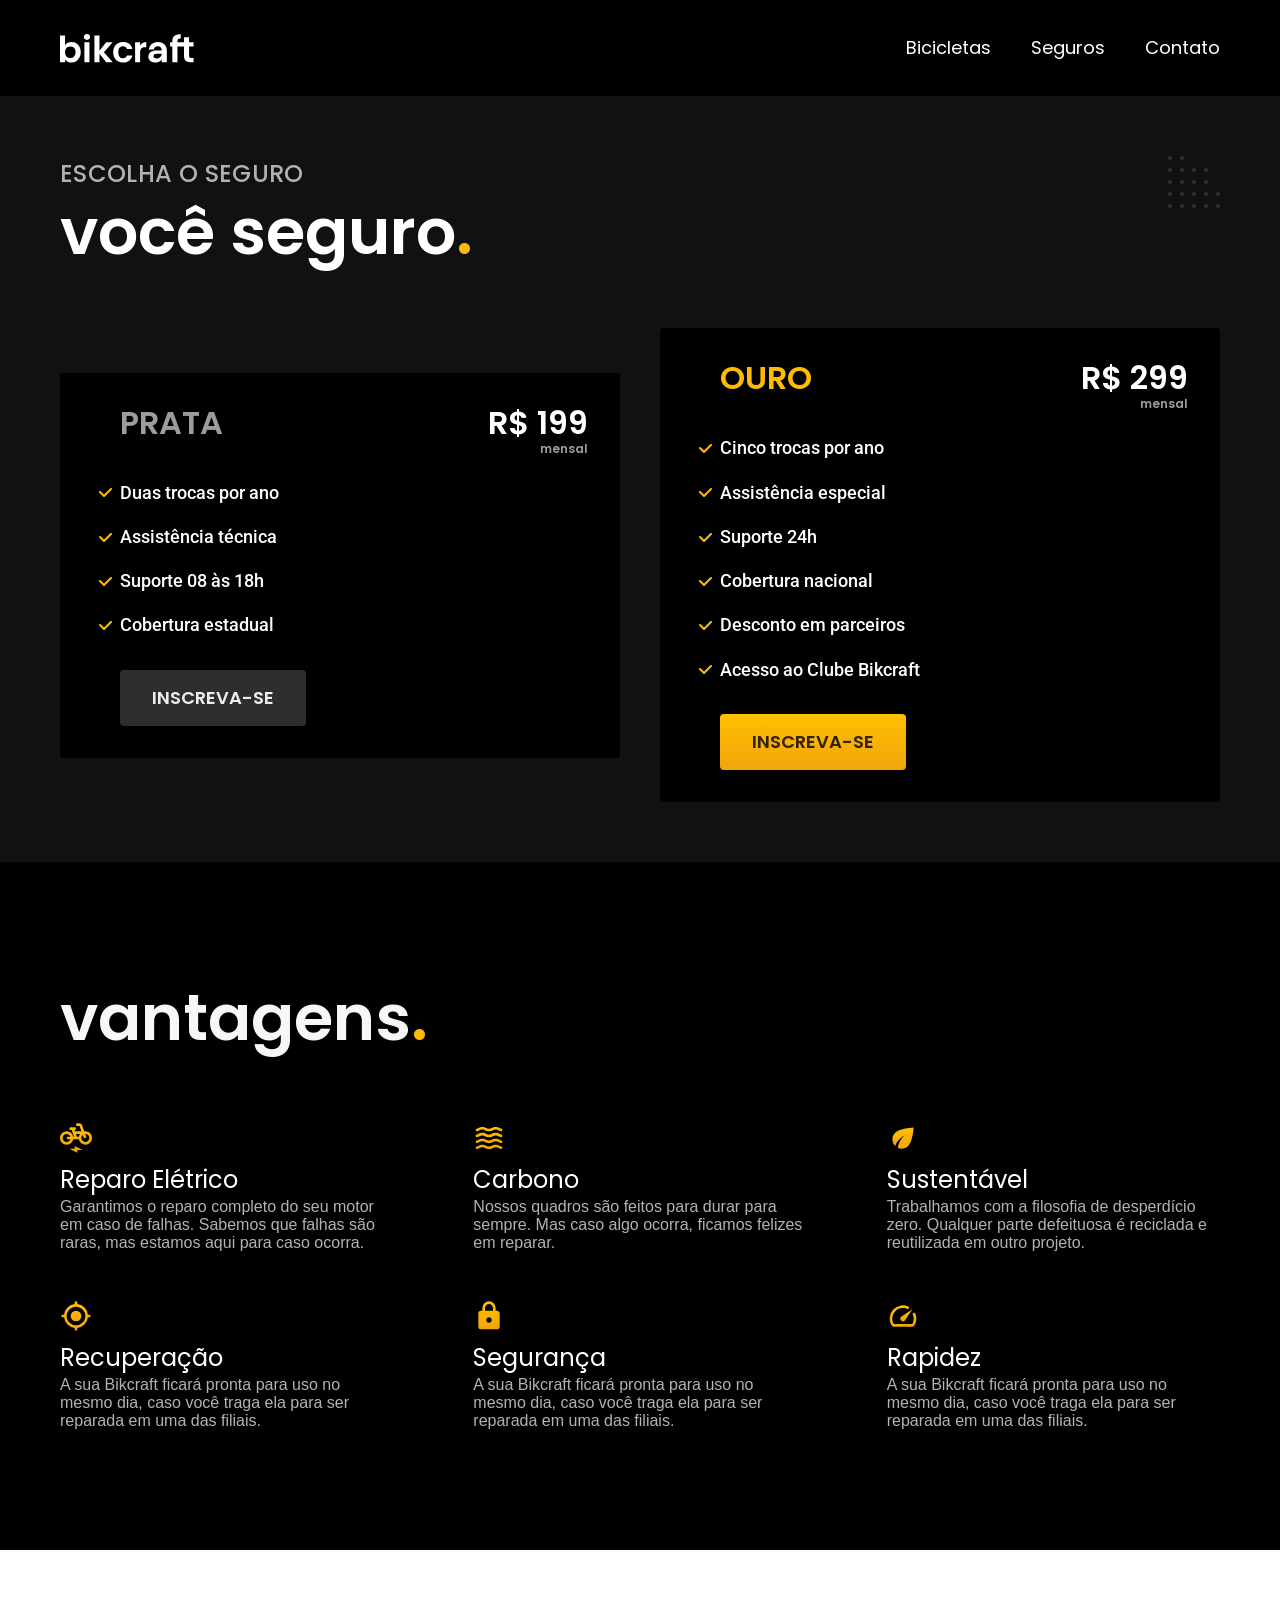
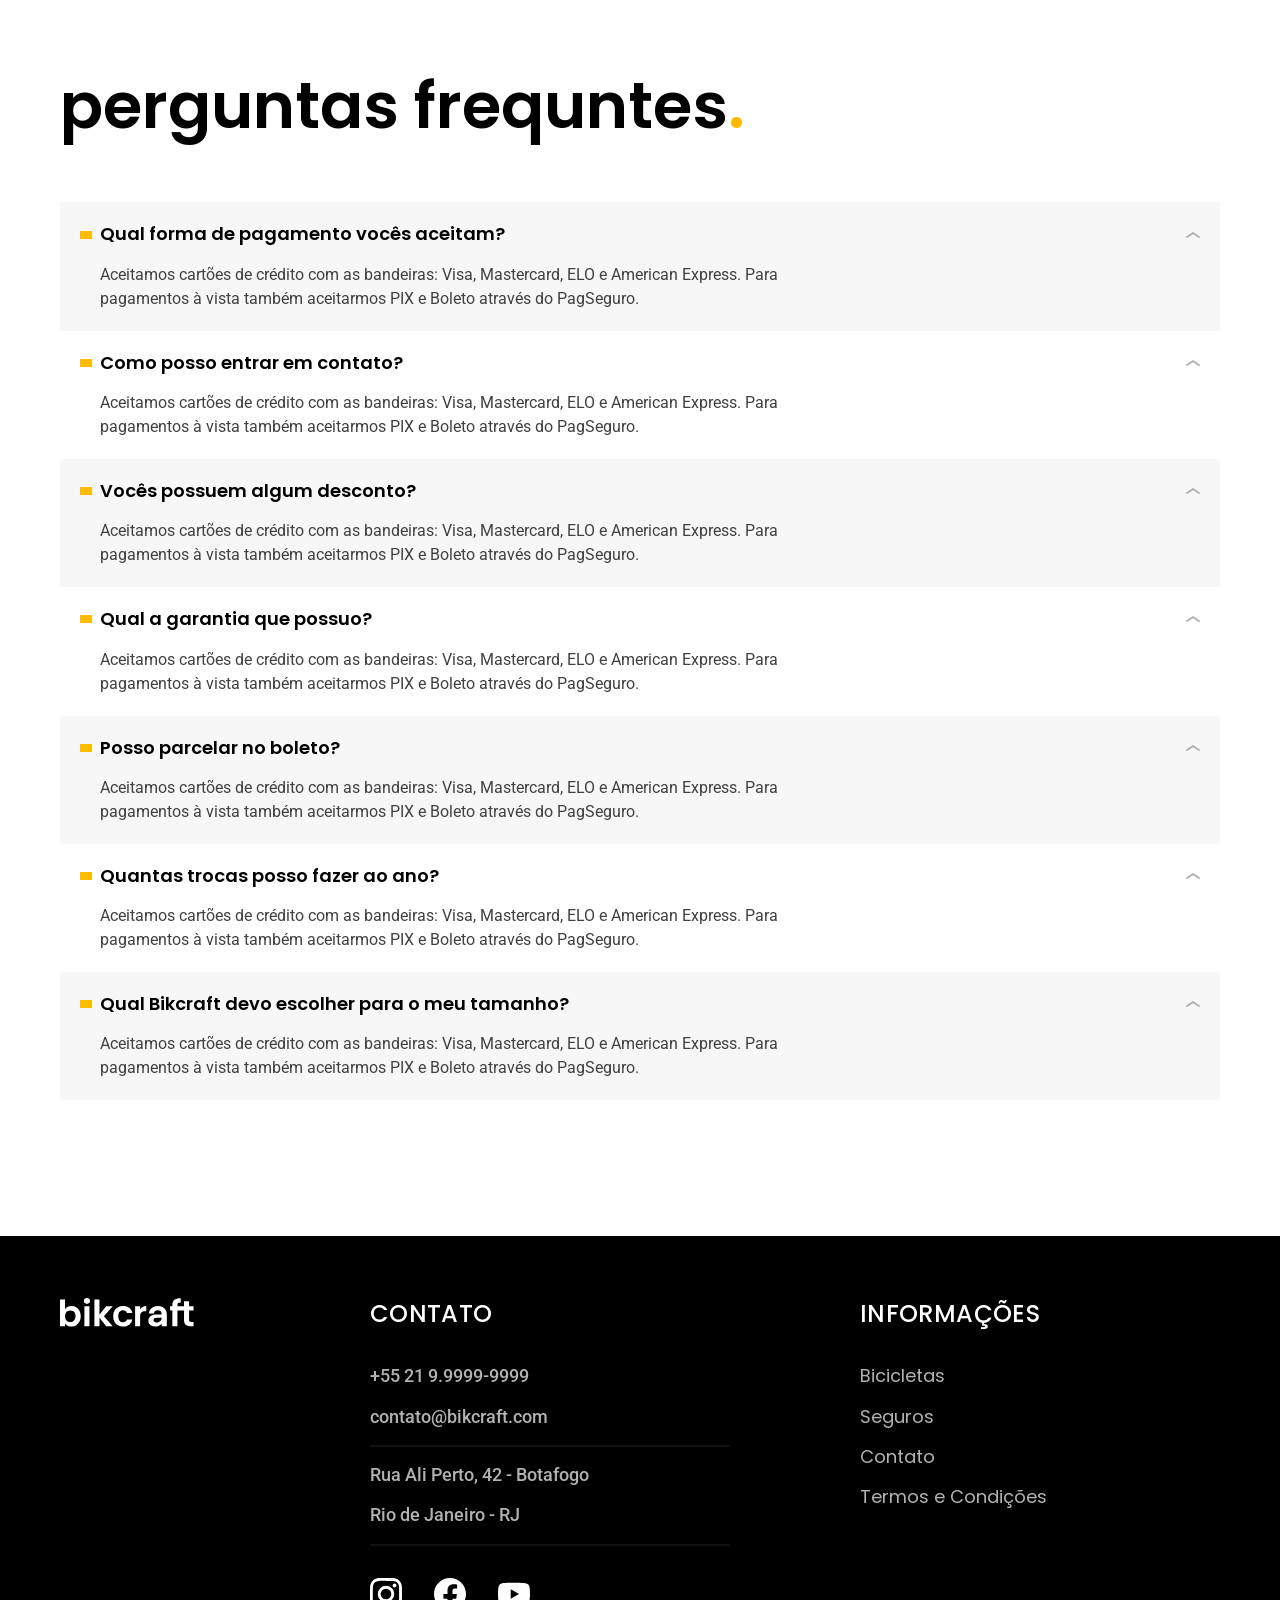
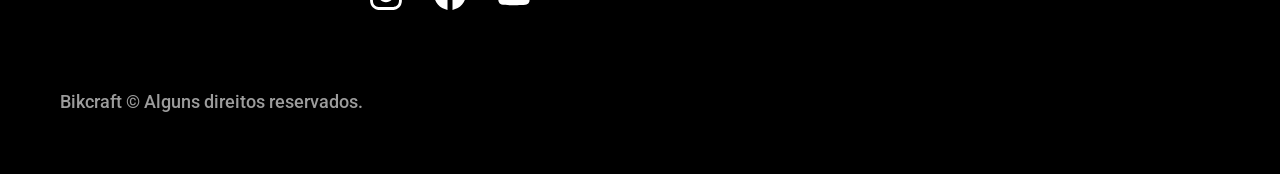
<file: seguros.html>
<!DOCTYPE html>

<html lang="pt-br">

<head>
  <meta charset="UTF-8">
  <meta name="viewport" content="width=device-width, initial-scale=1.0">

  <title>Seguros | Bikcraft</title>
  <meta name="description" content="Termos e Condições | Bikcraft">

  <link rel="preload" href="./css/style.css" as="style">
  <link rel="stylesheet" href="./css/style.css">

  <link rel="preconnect" href="https://fonts.googleapis.com">
  <link rel="preconnect" href="https://fonts.gstatic.com" crossorigin>
  <link href="https://fonts.googleapis.com/css2?family=Merriweather:ital,opsz,wght@0,18..144,900;1,18..144,900&family=Poppins:wght@400;600&family=Roboto:wght@100..900&display=swap" rel="stylesheet">

<body id="seguros">
  <header class="header-bg">
    <div class="container header">
      <a href="./">
        <img src="./img/bikcraft.svg" width="136" height="32" alt="Bikcraft">
      </a>

      <nav aria-label="primaria">
        <ul class="header-menu font-1-m cor-0">
          <li><a href="./bicicletas.html">Bicicletas</a></li>
          <li><a href="./seguros.html">Seguros</a></li>
          <li><a href="contato.html">Contato</a></li>
        </ul>
      </nav>
    </div>
  </header>

  <main class="seguros-bg">
    <div class="titulo-bg">
      <div class="titulo container">
        <p class="font-2-l-b cor-5">Escolha o seguro</p>
        <h1 class="font-1-xxl cor-0">você seguro<span class="cor-p1">.</span></h1>
      </div>
    </div>


    <div class="seguros container">
      <div class="seguros-item">
        <h3 class="font-1-xl cor-6">PRATA</h3>
        <span class="font-1-xl cor-0">R$ 199 <span class="font-1-xs cor-6">mensal</span></span>
        <ul class="font-2-m cor-0">
          <li>Duas trocas por ano</li>
          <li>Assistência técnica</li>
          <li>Suporte 08 às 18h</li>
          <li>Cobertura estadual</li>
        </ul>
        <a class="botao secundario" href="./orcamento.html">Inscreva-se</a>
      </div>
      <div class="seguros-item">
        <h3 class="font-1-xl cor-p1">OURO</h3>
        <span class="font-1-xl cor-0">R$ 299 <span class="font-1-xs cor-6">mensal</span></span>
        <ul class="font-2-m cor-0">
          <li>Cinco trocas por ano</li>
          <li>Assistência especial</li>
          <li>Suporte 24h</li>
          <li>Cobertura nacional</li>
          <li>Desconto em parceiros</li>
          <li>Acesso ao Clube Bikcraft</li>
        </ul>
        <a class="botao" href="./orcamento.html">Inscreva-se</a>
      </div>
    </div>
  </main>

  <article class="vantagens-bg">
    <div class="vantagens container">
      <h2 class="font-1-xxl cor-1">vantagens<span class="cor-p1">.</span></h2>
      <ul>
        <li>
          <img src="./img/icones/eletrica.svg" width="32" height="32" alt="">
          <h3 class="font-1-l cor-0">Reparo Elétrico</h3>
          <p class="fonto-2-s cor-5">Garantimos o reparo completo do seu motor em caso de falhas. Sabemos que falhas são raras, mas estamos aqui para caso ocorra.</p>
        </li>
        <li>
          <img src="./img/icones/carbono.svg" width="32" height="32" alt="">
          <h3 class="font-1-l cor-0">Carbono</h3>
          <p class="fonto-2-s cor-5">Nossos quadros são feitos para durar para sempre. Mas caso algo ocorra, ficamos felizes em reparar.</p>
        </li>
        <li>
          <img src="./img/icones/sustentavel.svg" width="32" height="32" alt="">
          <h3 class="font-1-l cor-0">Sustentável</h3>
          <p class="fonto-2-s cor-5">Trabalhamos com a filosofia de desperdício zero. Qualquer parte defeituosa é reciclada e reutilizada em outro projeto.</p>
        </li>
        <li>
          <img src="./img/icones/rastreador.svg" width="32" height="32" alt="">
          <h3 class="font-1-l cor-0">Recuperação</h3>
          <p class="fonto-2-s cor-5">A sua Bikcraft ficará pronta para uso no mesmo dia, caso você traga ela para ser reparada em uma das filiais.</p>
        </li>
        <li>
          <img src="./img/icones/seguro.svg" width="32" height="32" alt="">
          <h3 class="font-1-l cor-0">Segurança</h3>
          <p class="fonto-2-s cor-5">A sua Bikcraft ficará pronta para uso no mesmo dia, caso você traga ela para ser reparada em uma das filiais.</p>
        </li>
        <li>
          <img src="./img/icones/velocidade.svg" width="32" height="32" alt="">
          <h3 class="font-1-l cor-0">Rapidez</h3>
          <p class="fonto-2-s cor-5">A sua Bikcraft ficará pronta para uso no mesmo dia, caso você traga ela para ser reparada em uma das filiais.</p>
        </li>
      </ul>
    </div>
  </article>

  <article class="perguntas container">
    <h2 class="font-1-xxl">perguntas frequntes<span class="cor-p1">.</span></h2>

    <dl>
      <div>
        <dt class="font-1-m-b">Qual forma de pagamento vocês aceitam?</dt>
        <dd class="font-2-s cor-9">Aceitamos cartões de crédito com as bandeiras: Visa, Mastercard, ELO e American Express. Para pagamentos à vista também aceitarmos PIX e Boleto através do PagSeguro.</dd>
      </div>
      <div>
        <dt class="font-1-m-b">Como posso entrar em contato?</dt>
        <dd class="font-2-s cor-9">Aceitamos cartões de crédito com as bandeiras: Visa, Mastercard, ELO e American Express. Para pagamentos à vista também aceitarmos PIX e Boleto através do PagSeguro.</dd>
      </div>
      <div>
        <dt class="font-1-m-b">Vocês possuem algum desconto?</dt>
        <dd class="font-2-s cor-9">Aceitamos cartões de crédito com as bandeiras: Visa, Mastercard, ELO e American Express. Para pagamentos à vista também aceitarmos PIX e Boleto através do PagSeguro.</dd>
      </div>
      <div>
        <dt class="font-1-m-b">Qual a garantia que possuo?</dt>
        <dd class="font-2-s cor-9">Aceitamos cartões de crédito com as bandeiras: Visa, Mastercard, ELO e American Express. Para pagamentos à vista também aceitarmos PIX e Boleto através do PagSeguro.</dd>
      </div>
      <div>
        <dt class="font-1-m-b">Posso parcelar no boleto?</dt>
        <dd class="font-2-s cor-9">Aceitamos cartões de crédito com as bandeiras: Visa, Mastercard, ELO e American Express. Para pagamentos à vista também aceitarmos PIX e Boleto através do PagSeguro.</dd>
      </div>
      <div>
        <dt class="font-1-m-b">Quantas trocas posso fazer ao ano?</dt>
        <dd class="font-2-s cor-9">Aceitamos cartões de crédito com as bandeiras: Visa, Mastercard, ELO e American Express. Para pagamentos à vista também aceitarmos PIX e Boleto através do PagSeguro.</dd>
      </div>
      <div>
        <dt class="font-1-m-b">Qual Bikcraft devo escolher para o meu tamanho?</dt>
        <dd class="font-2-s cor-9">Aceitamos cartões de crédito com as bandeiras: Visa, Mastercard, ELO e American Express. Para pagamentos à vista também aceitarmos PIX e Boleto através do PagSeguro.</dd>
      </div>
    </dl>
  </article>

  <footer class="footer-bg">
    <div class="footer container">
      <img src="./img/bikcraft.svg" width="136" height="32" alt="Bikcraft">
      <div class="footer-contato">
        <h3 class="font-2-l-b cor-0">Contato</h3>
        <ul class="font-2-m cor-5">
          <li><a href="tel:+5521999999999">+55 21 9.9999-9999</a></li>
          <li><a href="mailto:contato@bikcraft.com">contato@bikcraft.com</a></li>
          <li>Rua Ali Perto, 42 - Botafogo</li>
          <li>Rio de Janeiro - RJ</li>
        </ul>
        <div class="footer-redes">
          <a href="./">
            <img src="./img/redes/instagram.svg" width="32" height="32" alt="Instagram">
          </a>
          <a href="./">
            <img src="./img/redes/facebook.svg" width="32" height="32" alt="Facebook">
          </a>
          <a href="./">
            <img src="./img/redes/youtube.svg" width="32" height="32" alt="Youtube">
          </a>
        </div>
      </div>
      <div>

        <div class="footer-informacoes">
          <h3 class="font-2-l-b cor-0">Informações</h3>
          <nav>
            <ul class="font-1-m cor-5">
              <li><a href="./bicicletas.html">Bicicletas</a></li>
              <li><a href="./seguros.html">Seguros</a></li>
              <li><a href="./contato.html">Contato</a></li>
              <li><a href="./termos.html">Termos e Condições</a></li>
            </ul>
          </nav>
        </div>
      </div>
      <p class="footer-copy font-2-m cor-6">Bikcraft © Alguns direitos reservados.</p>
    </div>
  </footer>
</body>

</html>
</file>
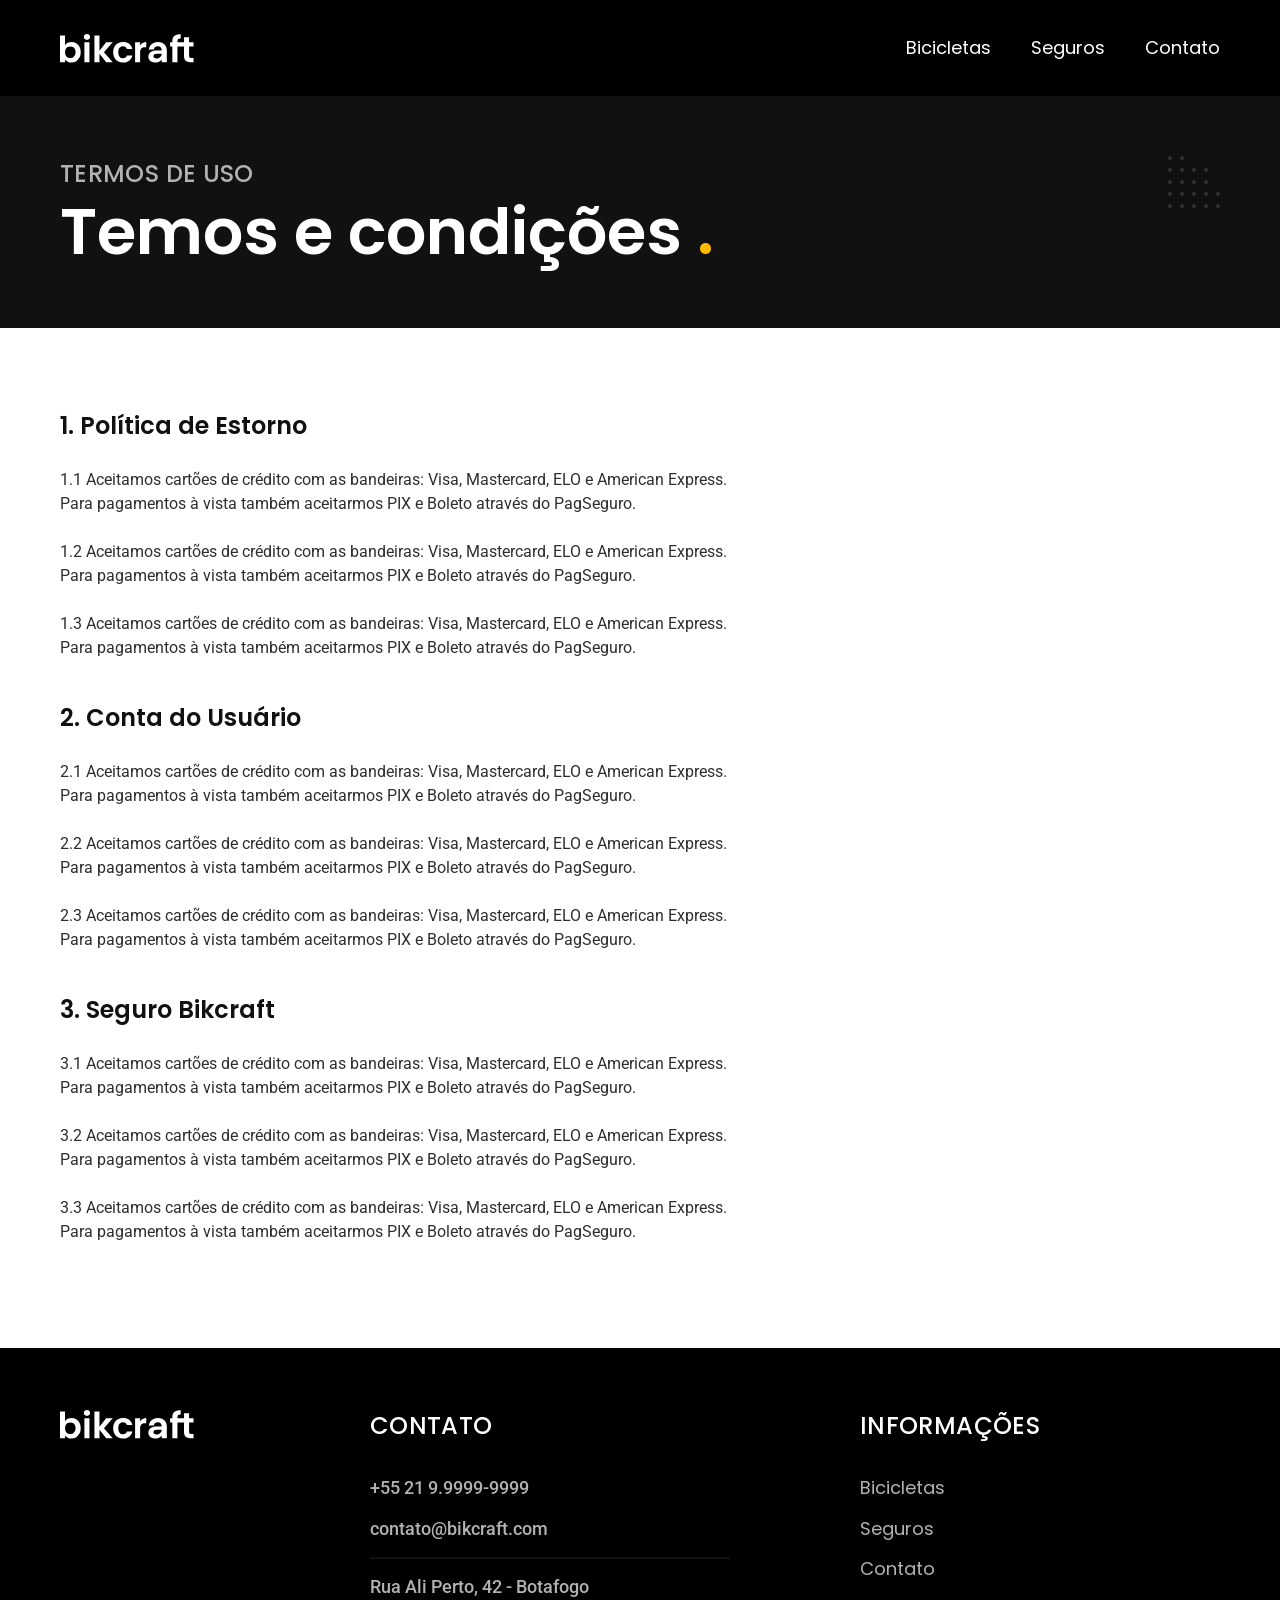
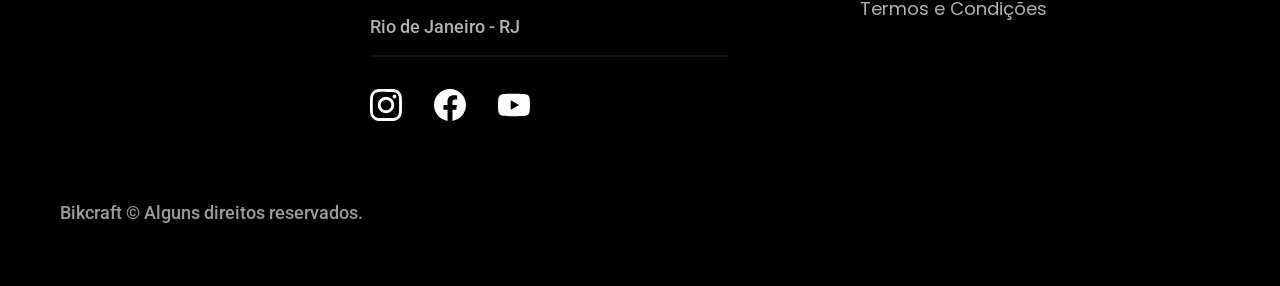
<file: termos.html>
<!DOCTYPE html>

<html lang="pt-br">

<head>
  <meta charset="UTF-8">
  <meta name="viewport" content="width=device-width, initial-scale=1.0">

  <title>Termos e Condições | Bikcraft</title>
  <meta name="description" content="Termos e Condições | Bikcraft">

  <link rel="preload" href="./css/style.css" as="style">
  <link rel="stylesheet" href="./css/style.css">

  <link rel="preconnect" href="https://fonts.googleapis.com">
  <link rel="preconnect" href="https://fonts.gstatic.com" crossorigin>
  <link href="https://fonts.googleapis.com/css2?family=Merriweather:ital,opsz,wght@0,18..144,900;1,18..144,900&family=Poppins:wght@400;600&family=Roboto:wght@100..900&display=swap" rel="stylesheet">

<body id="Termos">
  <header class="header-bg">
    <div class="container header">
      <a href="./">
        <img src="./img/bikcraft.svg" width="136" height="32" alt="Bikcraft">
      </a>

      <nav aria-label="primaria">
        <ul class="header-menu font-1-m cor-0">
          <li><a href="./bicicletas.html">Bicicletas</a></li>
          <li><a href="./seguros.html">Seguros</a></li>
          <li><a href="contato.html">Contato</a></li>
        </ul>
      </nav>
    </div>
  </header>

  <main>
    <div class="titulo-bg">
      <div class="titulo container">
        <p class="font-2-l-b cor-5">Termos de uso</p>
        <h1 class="font-1-xxl cor-0">Temos e condições <span class="cor-p1">.</span></h1>
      </div>
    </div>

    <div class="termos font-2-s cor-10 container">
      <h2 class="font-1-l cor-11">1. Política de Estorno</h2>
      <p>1.1 Aceitamos cartões de crédito com as bandeiras: Visa, Mastercard, ELO e American Express. Para pagamentos à vista também aceitarmos PIX e Boleto através do PagSeguro.
      </p>
      <p>
        1.2 Aceitamos cartões de crédito com as bandeiras: Visa, Mastercard, ELO e American Express. Para pagamentos à vista também aceitarmos PIX e Boleto através do PagSeguro.
      </p>
      <p>
        1.3 Aceitamos cartões de crédito com as bandeiras: Visa, Mastercard, ELO e American Express. Para pagamentos à vista também aceitarmos PIX e Boleto através do PagSeguro.
      </p>
      <h2 class="font-1-l cor-11">2. Conta do Usuário</h2>
      <p>
        2.1 Aceitamos cartões de crédito com as bandeiras: Visa, Mastercard, ELO e American Express. Para pagamentos à vista também aceitarmos PIX e Boleto através do PagSeguro.
      </p>
      <p>
        2.2 Aceitamos cartões de crédito com as bandeiras: Visa, Mastercard, ELO e American Express. Para pagamentos à vista também aceitarmos PIX e Boleto através do PagSeguro.
      </p>
      <p>
        2.3 Aceitamos cartões de crédito com as bandeiras: Visa, Mastercard, ELO e American Express. Para pagamentos à vista também aceitarmos PIX e Boleto através do PagSeguro.
      </p>
      <h2 class="font-1-l cor-11">3. Seguro Bikcraft</h2>
      <p>
        3.1 Aceitamos cartões de crédito com as bandeiras: Visa, Mastercard, ELO e American Express. Para pagamentos à vista também aceitarmos PIX e Boleto através do PagSeguro.
      </p>
      <p>
        3.2 Aceitamos cartões de crédito com as bandeiras: Visa, Mastercard, ELO e American Express. Para pagamentos à vista também aceitarmos PIX e Boleto através do PagSeguro.
      </p>
      <p>
        3.3 Aceitamos cartões de crédito com as bandeiras: Visa, Mastercard, ELO e American Express. Para pagamentos à vista também aceitarmos PIX e Boleto através do PagSeguro.
      </p>
    </div>
  </main>

  <footer class="footer-bg">
    <div class="footer container">
      <img src="./img/bikcraft.svg" width="136" height="32" alt="Bikcraft">
      <div class="footer-contato">
        <h3 class="font-2-l-b cor-0">Contato</h3>
        <ul class="font-2-m cor-5">
          <li><a href="tel:+5521999999999">+55 21 9.9999-9999</a></li>
          <li><a href="mailto:contato@bikcraft.com">contato@bikcraft.com</a></li>
          <li>Rua Ali Perto, 42 - Botafogo</li>
          <li>Rio de Janeiro - RJ</li>
        </ul>
        <div class="footer-redes">
          <a href="./">
            <img src="./img/redes/instagram.svg" width="32" height="32" alt="Instagram">
          </a>
          <a href="./">
            <img src="./img/redes/facebook.svg" width="32" height="32" alt="Facebook">
          </a>
          <a href="./">
            <img src="./img/redes/youtube.svg" width="32" height="32" alt="Youtube">
          </a>
        </div>
      </div>
      <div>

        <div class="footer-informacoes">
          <h3 class="font-2-l-b cor-0">Informações</h3>
          <nav>
            <ul class="font-1-m cor-5">
              <li><a href="./bicicletas.html">Bicicletas</a></li>
              <li><a href="./seguros.html">Seguros</a></li>
              <li><a href="./contato.html">Contato</a></li>
              <li><a href="./termos.html">Termos e Condições</a></li>
            </ul>
          </nav>
        </div>
      </div>
      <p class="footer-copy font-2-m cor-6">Bikcraft © Alguns direitos reservados.</p>
    </div>
  </footer>
</body>

</html>
</file>
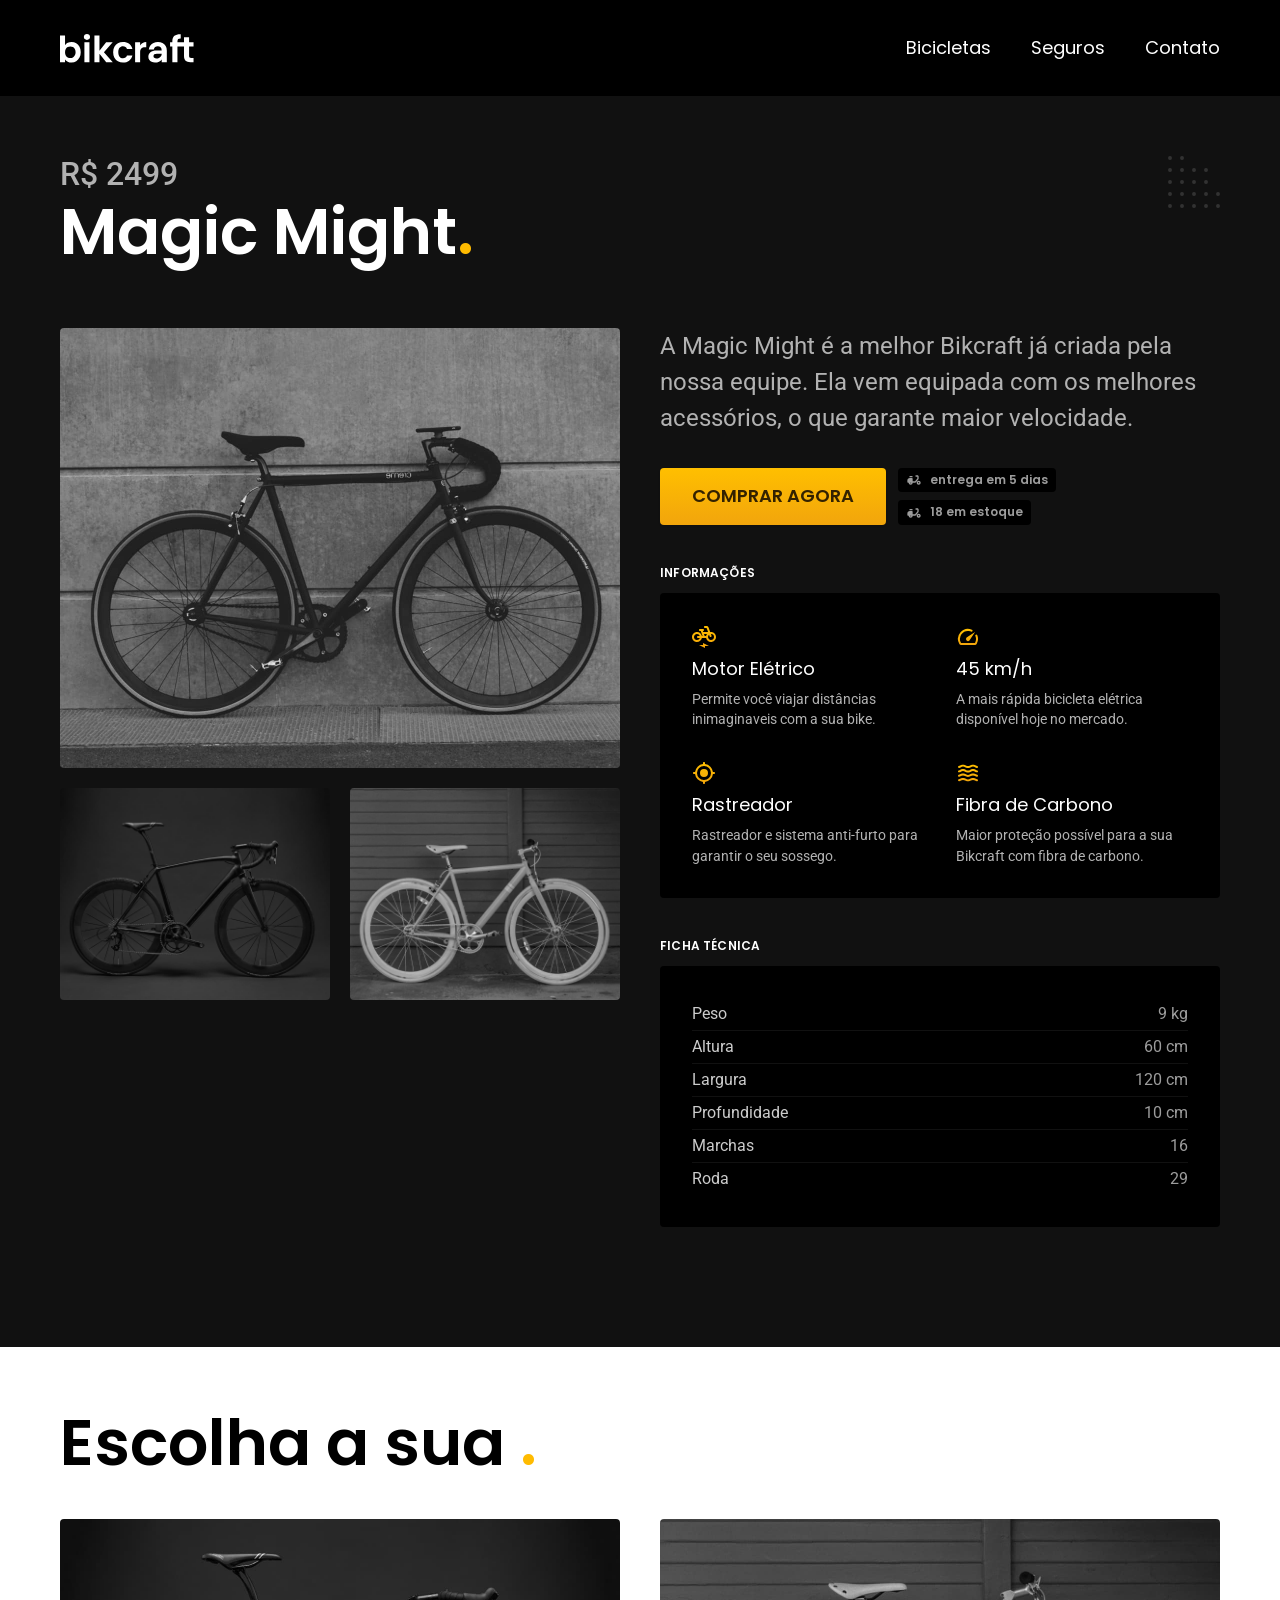
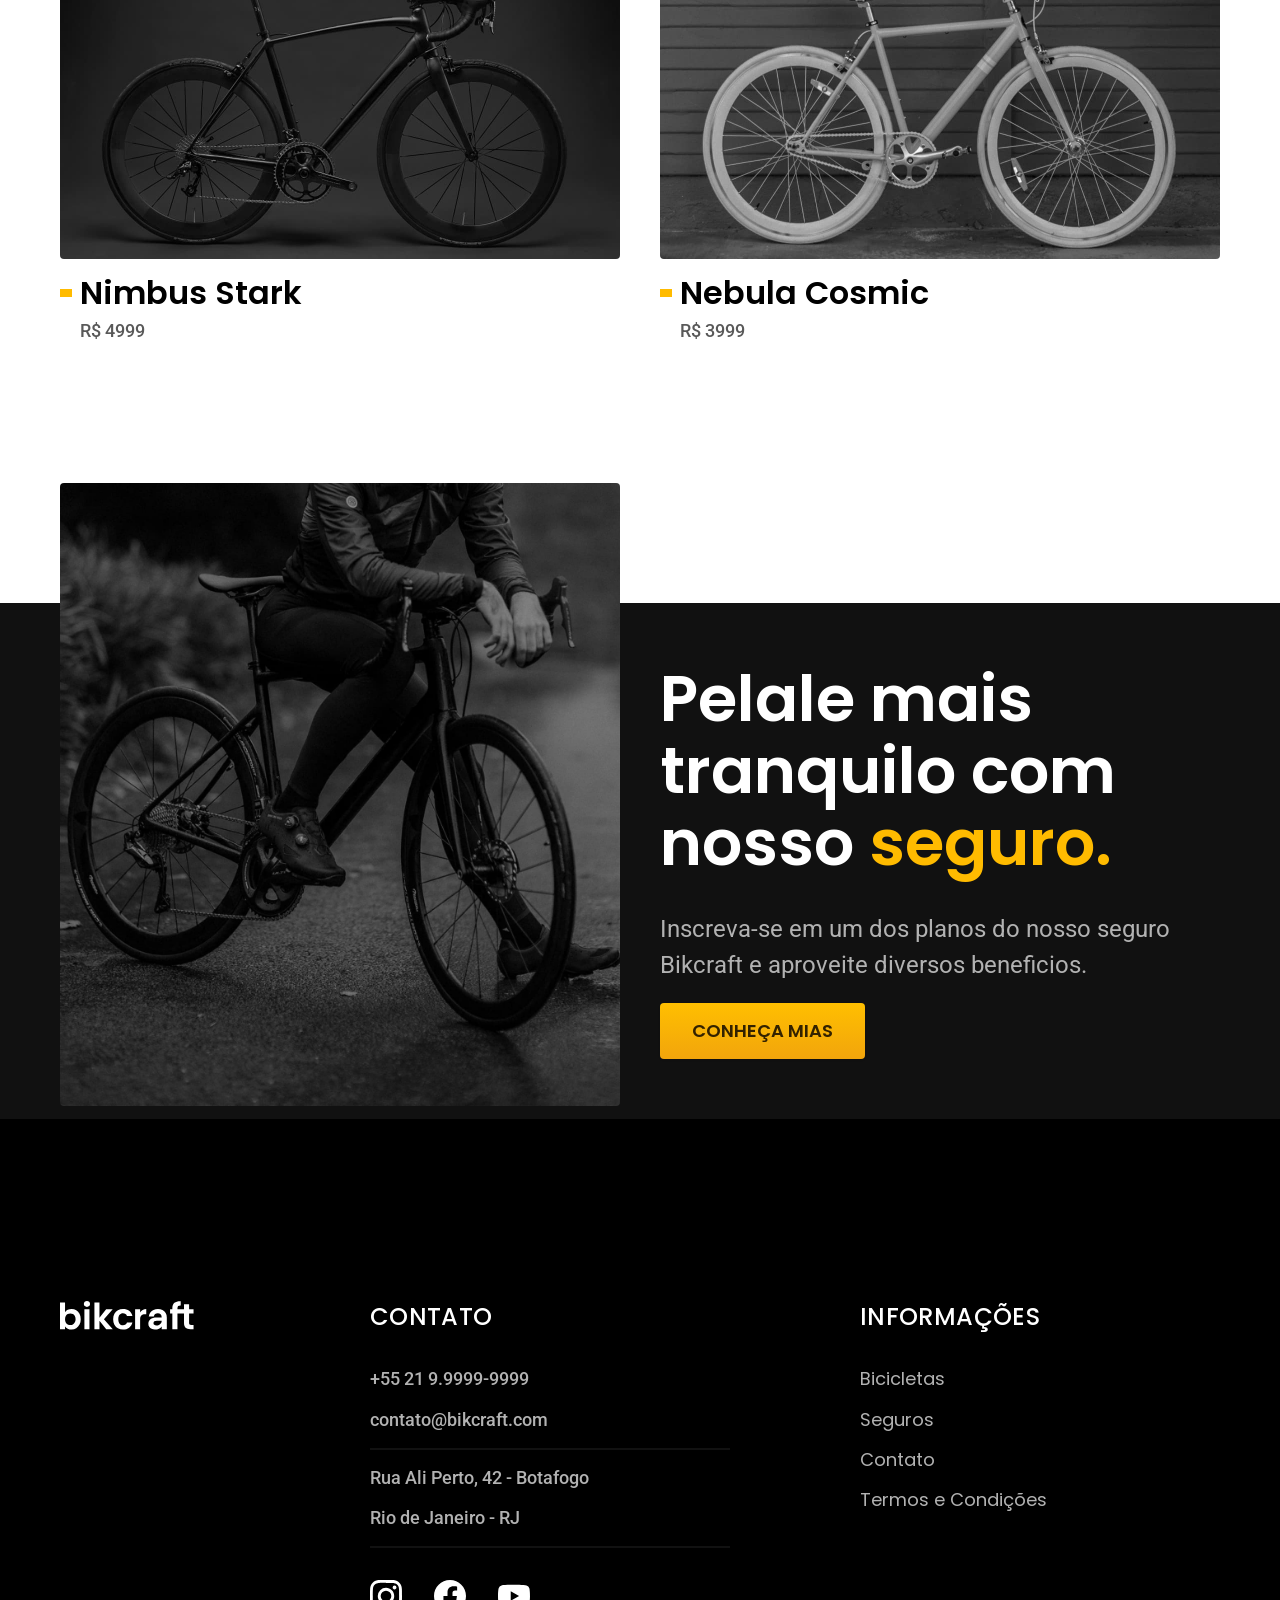
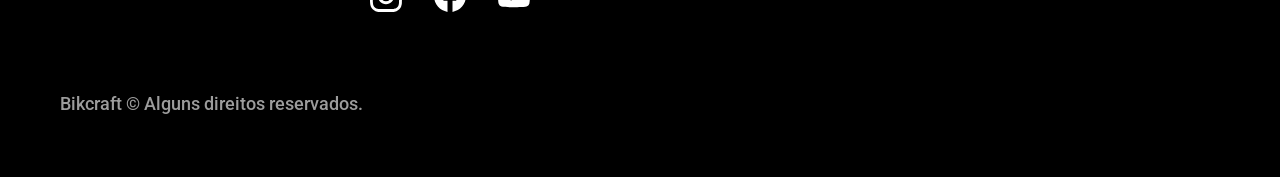
<file: bicicletas/magic.html>
<!DOCTYPE html>

<html lang="pt-br">

<head>
  <meta charset="UTF-8">
  <meta name="viewport" content="width=device-width, initial-scale=1.0">

  <title>Magic | Bikcraft</title>
  <meta name="description" content="Termos e Condições | Bikcraft">

  <link rel="stylesheet" href="../css/style.css">

  <link rel="preconnect" href="https://fonts.googleapis.com">
  <link rel="preconnect" href="https://fonts.gstatic.com" crossorigin>
  <link href="https://fonts.googleapis.com/css2?family=Merriweather:ital,opsz,wght@0,18..144,900;1,18..144,900&family=Poppins:wght@400;600&family=Roboto:wght@100..900&display=swap" rel="stylesheet">

<body id="bicicleta">
  <header class="header-bg">
    <div class="container header">
      <a href="../">
        <img src="../img/bikcraft.svg" width="136" height="32" alt="Bikcraft">
      </a>

      <nav aria-label="primaria">
        <ul class="header-menu font-1-m cor-0">
          <li><a href="../bicicletas.html">Bicicletas</a></li>
          <li><a href="../seguros.html">Seguros</a></li>
          <li><a href="contato.html">Contato</a></li>
        </ul>
      </nav>
    </div>
  </header>

  <main class="titulo-bg">
    <div>
      <div class="titulo container">
        <p class="font-2-xl cor-5">R$ 2499</p>
        <h1 class="font-1-xxl cor-0">Magic Might<span class="cor-p1">.</span></h1>
      </div>
    </div>
    <div class="bicicleta container">
      <div class="bicicleta-imagens">
        <img src="../img/bicicleta/nimbus2.jpg" width="1120" height="880" alt="">
        <img src="../img/bicicleta/nimbus1.jpg" width="1120" height="880" alt="">
        <img src="../img/bicicleta/nimbus3.jpg" width="1120" height="880" alt="">
      </div>
      <div class="bicicleta-conteudo">
        <p class="font-2-l cor-5">A Magic Might é a melhor Bikcraft já criada pela nossa equipe. Ela vem equipada com os melhores acessórios, o que garante maior velocidade.</p>
        <div class="bicicleta-comprar">
          <a class="botao" href="../orcamento.html">Comprar Agora</a>
          <span class="font-1-xs cor-6"><img src="../img/icones/entrega.svg" width="16" height="16" alt=""> entrega em 5 dias</span>
          <span class="font-1-xs cor-6"><img src="../img/icones/entrega.svg" width="16" height="16" alt="">18 em estoque</span>
        </div>

        <h2 class="font-1-xs cor-0">Informações</h2>
        <ul class="bicicleta-informacoes">
          <li>
            <img src="../img/icones/eletrica.svg" width="32" height="32" alt="">
            <h3 class="font-1-m cor-0">Motor Elétrico</h3>
            <p class="font-2-xs cor-5">Permite você viajar distâncias inimaginaveis com a sua bike.</p>
          </li>
          <li>
            <img src="../img/icones/velocidade.svg" width="32" height="32" alt="">
            <h3 class="font-1-m cor-0">45 km/h</h3>
            <p class="font-2-xs cor-5">A mais rápida bicicleta elétrica disponível hoje no mercado.</p>
          </li>
          <li>
            <img src="../img/icones/rastreador.svg" width="32" height="32" alt="">
            <h3 class="font-1-m cor-0">Rastreador</h3>
            <p class="font-2-xs cor-5">Rastreador e sistema anti-furto para garantir o seu sossego.</p>
          </li>
          <li>
            <img src="../img/icones/carbono.svg" width="32" height="32" alt="">
            <h3 class="font-1-m cor-0">Fibra de Carbono</h3>
            <p class="font-2-xs cor-5">Maior proteção possível para a sua Bikcraft com fibra de carbono.</p>
          </li>
        </ul>
        <h2 class="font-1-xs cor-0">Ficha Técnica</h2>
        <ul class="bicicleta-ficha font-2-s cor-4">
          <li>Peso <span>9 kg</span></li>
          <li>Altura <span>60 cm</span></li>
          <li>Largura <span>120 cm</span></li>
          <li>Profundidade <span>10 cm</span></li>
          <li>Marchas <span>16</span></li>
          <li>Roda <span>29</span></li>
        </ul>
      </div>
    </div>

  </main>

  <article class="bicicletas-lista container">
    <h2 class="font-1-xxl">Escolha a sua <span class="cor-p1">.</span></h2>

    <ul>
      <li>
        <a href="./nimbus.html">
          <img src="../img/bicicletas/nimbus.jpg" width="1120" height="680" alt="bicicleta preta">
          <h3 class="font-1-xl">Nimbus Stark</h3>
          <span class="font-2-m cor-8">R$ 4999</span>
        </a>
      </li>
      <li>
        <a href="./nebula.html">
          <img src="../img/bicicletas/nebula.jpg" width="1120" height="680" alt="bicicleta preta">
          <h3 class="font-1-xl">Nebula Cosmic</h3>
          <span class="font-2-m cor-8">R$ 3999</span>
        </a>
      </li>
    </ul>
  </article>

  <article class="seguro-bg">
    <div class="seguro container">
      <div class="seguro-imagem">
        <img src="../img/fotos/seguros.jpg" width="1360" height="1512" alt="Pessoa parada em cima de uma bicicleta">
      </div>
      <div class="seguro-conteudo">
        <h2 class="font-1-xxl cor-0">Pelale mais tranquilo com nosso <span class="cor-p1">seguro.</span></h2>
        <p class="font-2-l cor-5">Inscreva-se em um dos planos do nosso seguro Bikcraft e aproveite diversos beneficios.</p>
        <a class="botao" href="../seguros.html">Conheça Mias</a>
      </div>
    </div>
  </article>

  <footer class="footer-bg">
    <div class="footer container">
      <img src="../img/bikcraft.svg" width="136" height="32" alt="Bikcraft">
      <div class="footer-contato">
        <h3 class="font-2-l-b cor-0">Contato</h3>
        <ul class="font-2-m cor-5">
          <li><a href="tel:+5521999999999">+55 21 9.9999-9999</a></li>
          <li><a href="mailto:contato@bikcraft.com">contato@bikcraft.com</a></li>
          <li>Rua Ali Perto, 42 - Botafogo</li>
          <li>Rio de Janeiro - RJ</li>
        </ul>
        <div class="footer-redes">
          <a href="../">
            <img src="../img/redes/instagram.svg" width="32" height="32" alt="Instagram">
          </a>
          <a href="../">
            <img src="../img/redes/facebook.svg" width="32" height="32" alt="Facebook">
          </a>
          <a href="../">
            <img src="../img/redes/youtube.svg" width="32" height="32" alt="Youtube">
          </a>
        </div>
      </div>
      <div>

        <div class="footer-informacoes">
          <h3 class="font-2-l-b cor-0">Informações</h3>
          <nav>
            <ul class="font-1-m cor-5">
              <li><a href="../bicicletas.html">Bicicletas</a></li>
              <li><a href="../seguros.html">Seguros</a></li>
              <li><a href="../contato.html">Contato</a></li>
              <li><a href="../termos.html">Termos e Condições</a></li>
            </ul>
          </nav>
        </div>
      </div>
      <p class="footer-copy font-2-m cor-6">Bikcraft © Alguns direitos reservados.</p>
    </div>
  </footer>
</body>

</html>
</file>
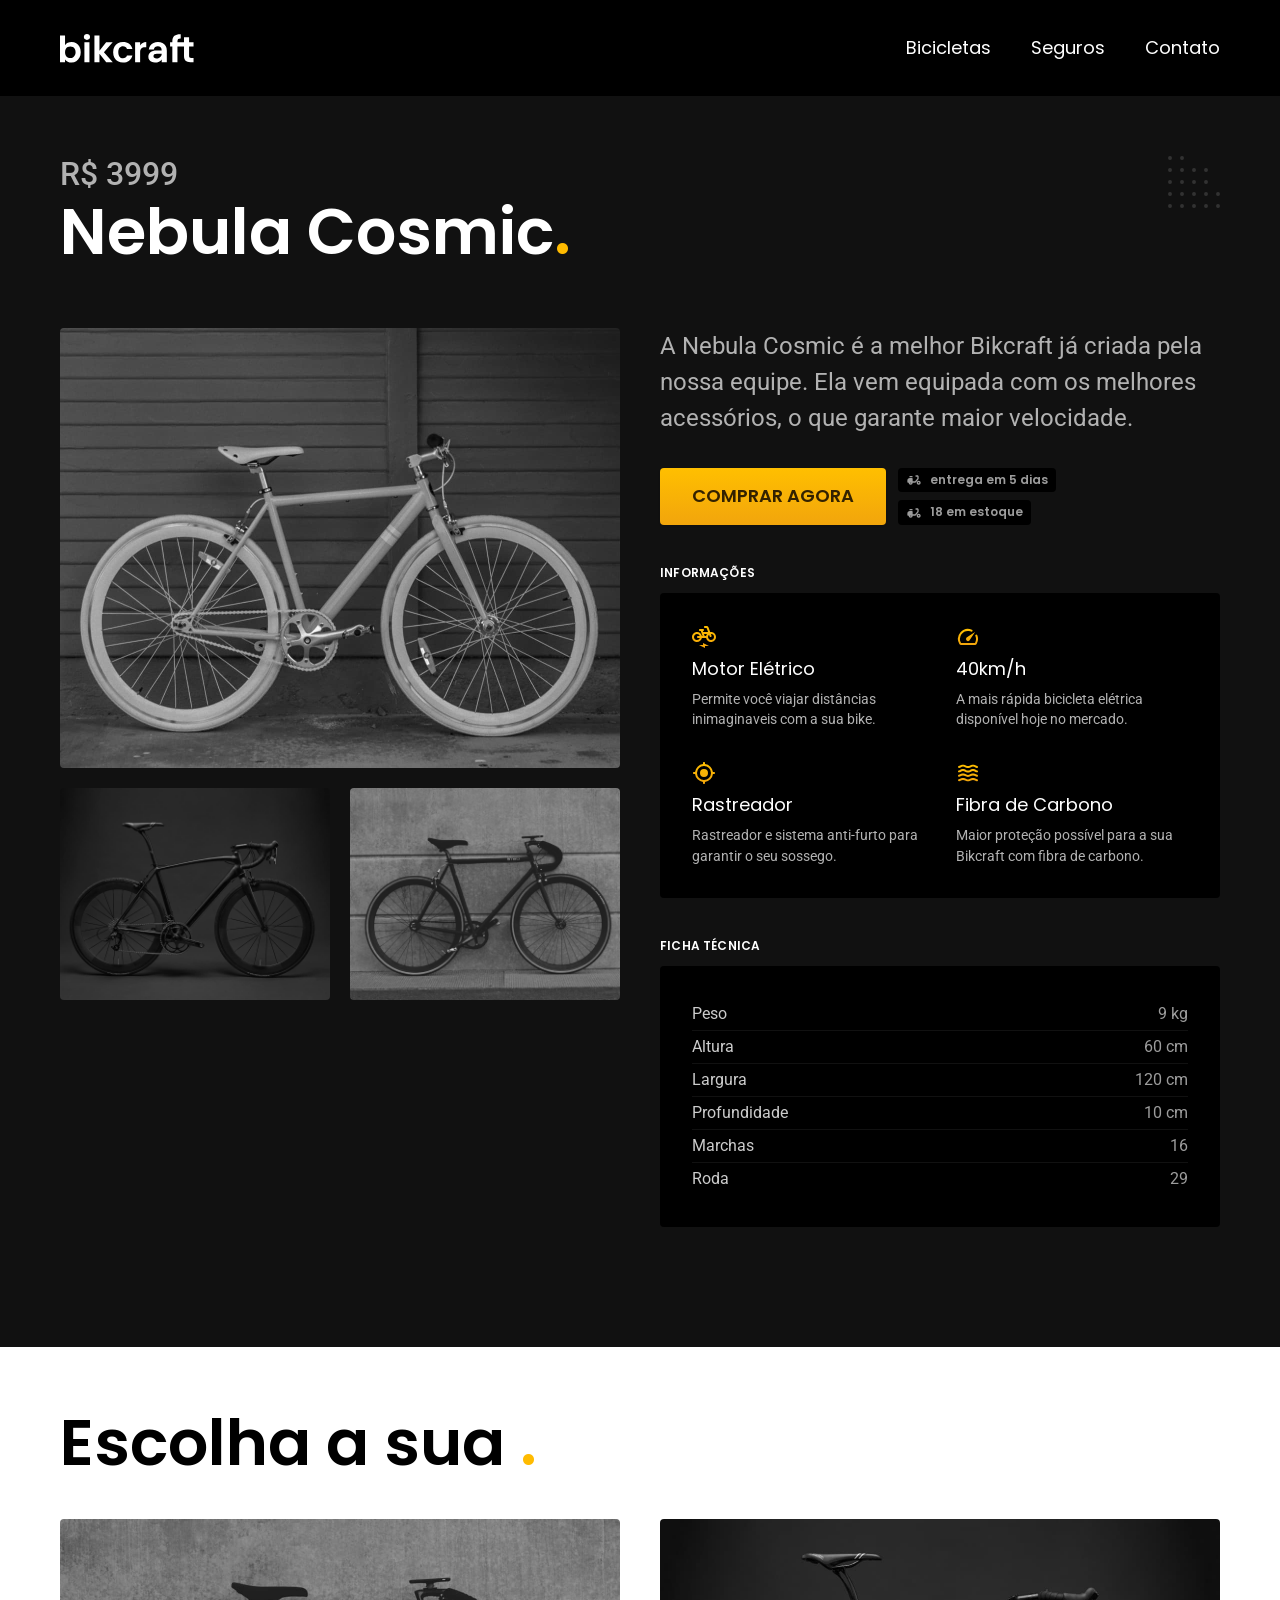
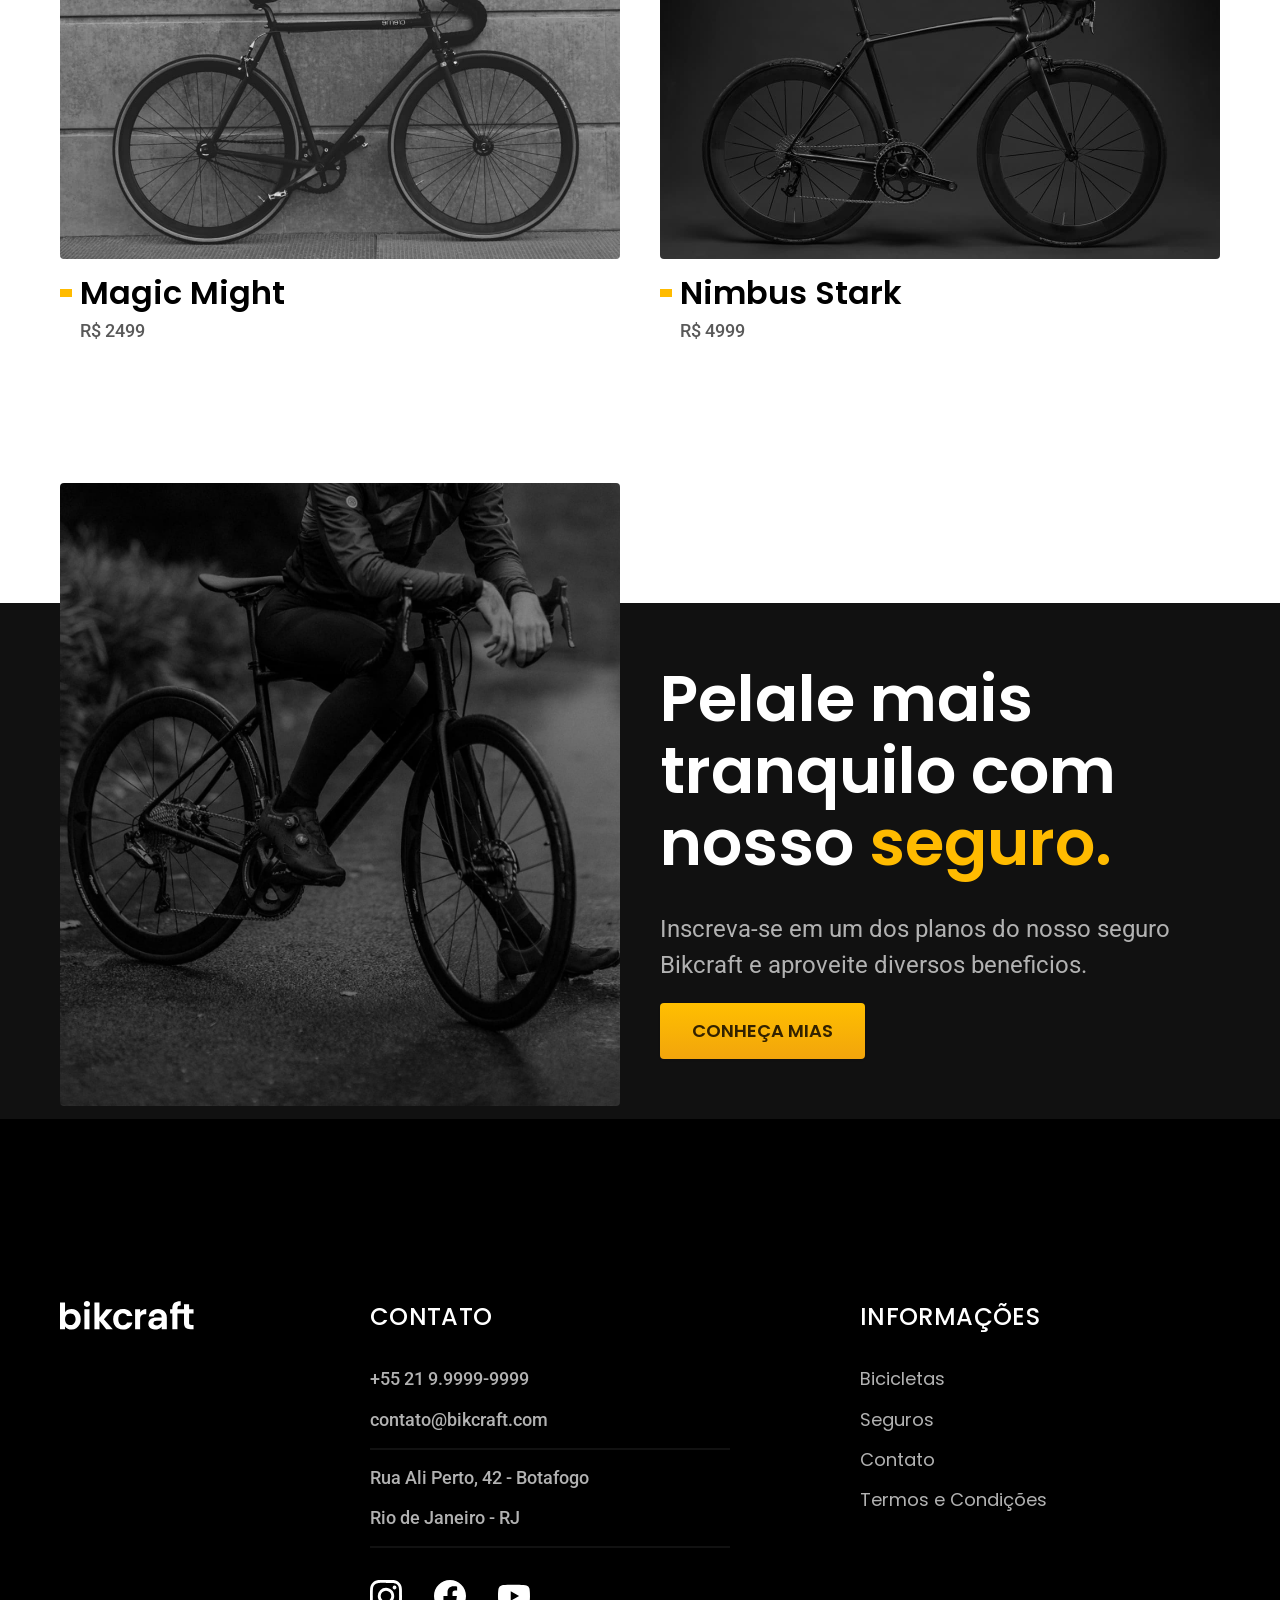
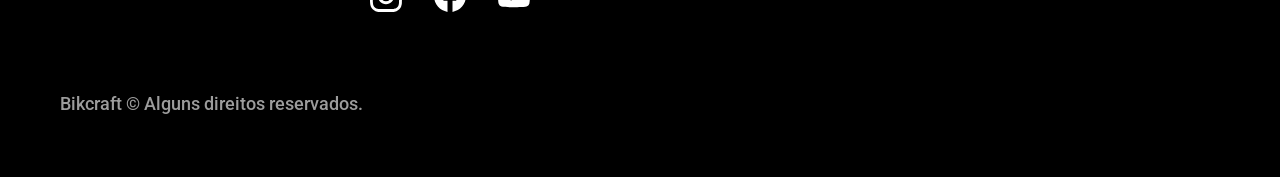
<file: bicicletas/nebula.html>
<!DOCTYPE html>

<html lang="pt-br">

<head>
  <meta charset="UTF-8">
  <meta name="viewport" content="width=device-width, initial-scale=1.0">

  <title>Nebula | Bikcraft</title>
  <meta name="description" content="Termos e Condições | Bikcraft">

  <link rel="stylesheet" href="../css/style.css">

  <link rel="preconnect" href="https://fonts.googleapis.com">
  <link rel="preconnect" href="https://fonts.gstatic.com" crossorigin>
  <link href="https://fonts.googleapis.com/css2?family=Merriweather:ital,opsz,wght@0,18..144,900;1,18..144,900&family=Poppins:wght@400;600&family=Roboto:wght@100..900&display=swap" rel="stylesheet">

<body id="bicicleta">
  <header class="header-bg">
    <div class="container header">
      <a href="../">
        <img src="../img/bikcraft.svg" width="136" height="32" alt="Bikcraft">
      </a>

      <nav aria-label="primaria">
        <ul class="header-menu font-1-m cor-0">
          <li><a href="../bicicletas.html">Bicicletas</a></li>
          <li><a href="../seguros.html">Seguros</a></li>
          <li><a href="contato.html">Contato</a></li>
        </ul>
      </nav>
    </div>
  </header>

  <main class="titulo-bg">
    <div>
      <div class="titulo container">
        <p class="font-2-xl cor-5">R$ 3999</p>
        <h1 class="font-1-xxl cor-0">Nebula Cosmic<span class="cor-p1">.</span></h1>
      </div>
    </div>
    <div class="bicicleta container">
      <div class="bicicleta-imagens">
        <img src="../img/bicicleta/nimbus3.jpg" width="1120" height="880" alt="">
        <img src="../img/bicicleta/nimbus1.jpg" width="1120" height="880" alt="">
        <img src="../img/bicicleta/nimbus2.jpg" width="1120" height="880" alt="">
      </div>
      <div class="bicicleta-conteudo">
        <p class="font-2-l cor-5">A Nebula Cosmic é a melhor Bikcraft já criada pela nossa equipe. Ela vem equipada com os melhores acessórios, o que garante maior velocidade.</p>
        <div class="bicicleta-comprar">
          <a class="botao" href="../orcamento.html">Comprar Agora</a>
          <span class="font-1-xs cor-6"><img src="../img/icones/entrega.svg" width="16" height="16" alt=""> entrega em 5 dias</span>
          <span class="font-1-xs cor-6"><img src="../img/icones/entrega.svg" width="16" height="16" alt="">18 em estoque</span>
        </div>

        <h2 class="font-1-xs cor-0">Informações</h2>
        <ul class="bicicleta-informacoes">
          <li>
            <img src="../img/icones/eletrica.svg" width="32" height="32" alt="">
            <h3 class="font-1-m cor-0">Motor Elétrico</h3>
            <p class="font-2-xs cor-5">Permite você viajar distâncias inimaginaveis com a sua bike.</p>
          </li>
          <li>
            <img src="../img/icones/velocidade.svg" width="32" height="32" alt="">
            <h3 class="font-1-m cor-0">40km/h</h3>
            <p class="font-2-xs cor-5">A mais rápida bicicleta elétrica disponível hoje no mercado.</p>
          </li>
          <li>
            <img src="../img/icones/rastreador.svg" width="32" height="32" alt="">
            <h3 class="font-1-m cor-0">Rastreador</h3>
            <p class="font-2-xs cor-5">Rastreador e sistema anti-furto para garantir o seu sossego.</p>
          </li>
          <li>
            <img src="../img/icones/carbono.svg" width="32" height="32" alt="">
            <h3 class="font-1-m cor-0">Fibra de Carbono</h3>
            <p class="font-2-xs cor-5">Maior proteção possível para a sua Bikcraft com fibra de carbono.</p>
          </li>
        </ul>
        <h2 class="font-1-xs cor-0">Ficha Técnica</h2>
        <ul class="bicicleta-ficha font-2-s cor-4">
          <li>Peso <span>9 kg</span></li>
          <li>Altura <span>60 cm</span></li>
          <li>Largura <span>120 cm</span></li>
          <li>Profundidade <span>10 cm</span></li>
          <li>Marchas <span>16</span></li>
          <li>Roda <span>29</span></li>
        </ul>
      </div>
    </div>

  </main>

  <article class="bicicletas-lista container">
    <h2 class="font-1-xxl">Escolha a sua <span class="cor-p1">.</span></h2>

    <ul>
      <li>
        <a href="./magic.html">
          <img src="../img/bicicletas/magic.jpg" width="1120" height="680" alt="bicicleta preta">
          <h3 class="font-1-xl">Magic Might</h3>
          <span class="font-2-m cor-8">R$ 2499</span>
        </a>
      </li>
      <li>
        <a href="./nimbus.html">
          <img src="../img/bicicletas/nimbus.jpg" width="1120" height="680" alt="bicicleta preta">
          <h3 class="font-1-xl">Nimbus Stark</h3>
          <span class="font-2-m cor-8">R$ 4999</span>
        </a>
      </li>
    </ul>
  </article>

  <article class="seguro-bg">
    <div class="seguro container">
      <div class="seguro-imagem">
        <img src="../img/fotos/seguros.jpg" width="1360" height="1512 alt=" Pessoa parada em cima de uma bicicleta">
      </div>
      <div class="seguro-conteudo">
        <h2 class="font-1-xxl cor-0">Pelale mais tranquilo com nosso <span class="cor-p1">seguro.</span></h2>
        <p class="font-2-l cor-5">Inscreva-se em um dos planos do nosso seguro Bikcraft e aproveite diversos beneficios.</p>
        <a class="botao" href="../seguros.html">Conheça Mias</a>
      </div>
    </div>
  </article>

  <footer class="footer-bg">
    <div class="footer container">
      <img src="../img/bikcraft.svg" width="136" height="32" alt="Bikcraft">
      <div class="footer-contato">
        <h3 class="font-2-l-b cor-0">Contato</h3>
        <ul class="font-2-m cor-5">
          <li><a href="tel:+5521999999999">+55 21 9.9999-9999</a></li>
          <li><a href="mailto:contato@bikcraft.com">contato@bikcraft.com</a></li>
          <li>Rua Ali Perto, 42 - Botafogo</li>
          <li>Rio de Janeiro - RJ</li>
        </ul>
        <div class="footer-redes">
          <a href="../">
            <img src="../img/redes/instagram.svg" width="32" height="32" alt="Instagram">
          </a>
          <a href="../">
            <img src="../img/redes/facebook.svg" width="32" height="32" alt="Facebook">
          </a>
          <a href="../">
            <img src="../img/redes/youtube.svg" width="32" height="32" alt="Youtube">
          </a>
        </div>
      </div>
      <div>

        <div class="footer-informacoes">
          <h3 class="font-2-l-b cor-0">Informações</h3>
          <nav>
            <ul class="font-1-m cor-5">
              <li><a href="../bicicletas.html">Bicicletas</a></li>
              <li><a href="../seguros.html">Seguros</a></li>
              <li><a href="../contato.html">Contato</a></li>
              <li><a href="../termos.html">Termos e Condições</a></li>
            </ul>
          </nav>
        </div>
      </div>
      <p class="footer-copy font-2-m cor-6">Bikcraft © Alguns direitos reservados.</p>
    </div>
  </footer>
</body>

</html>
</file>
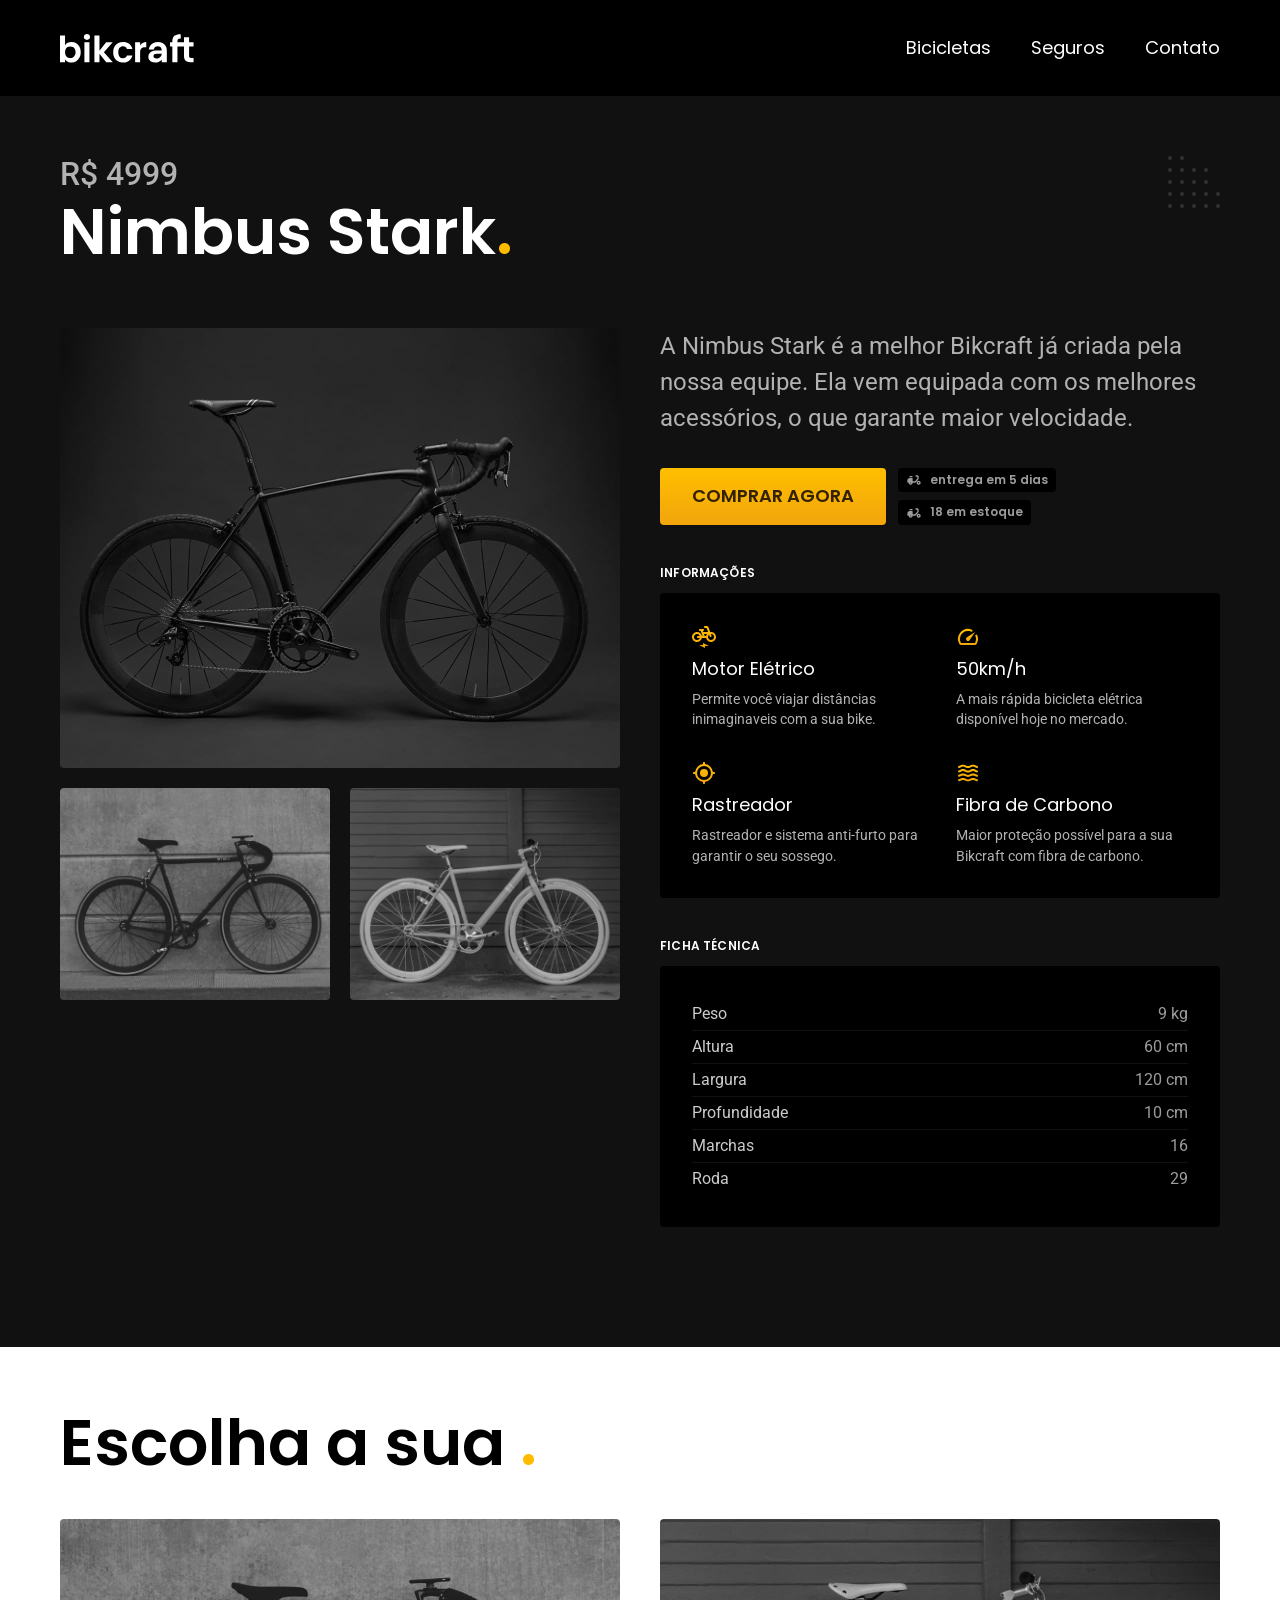
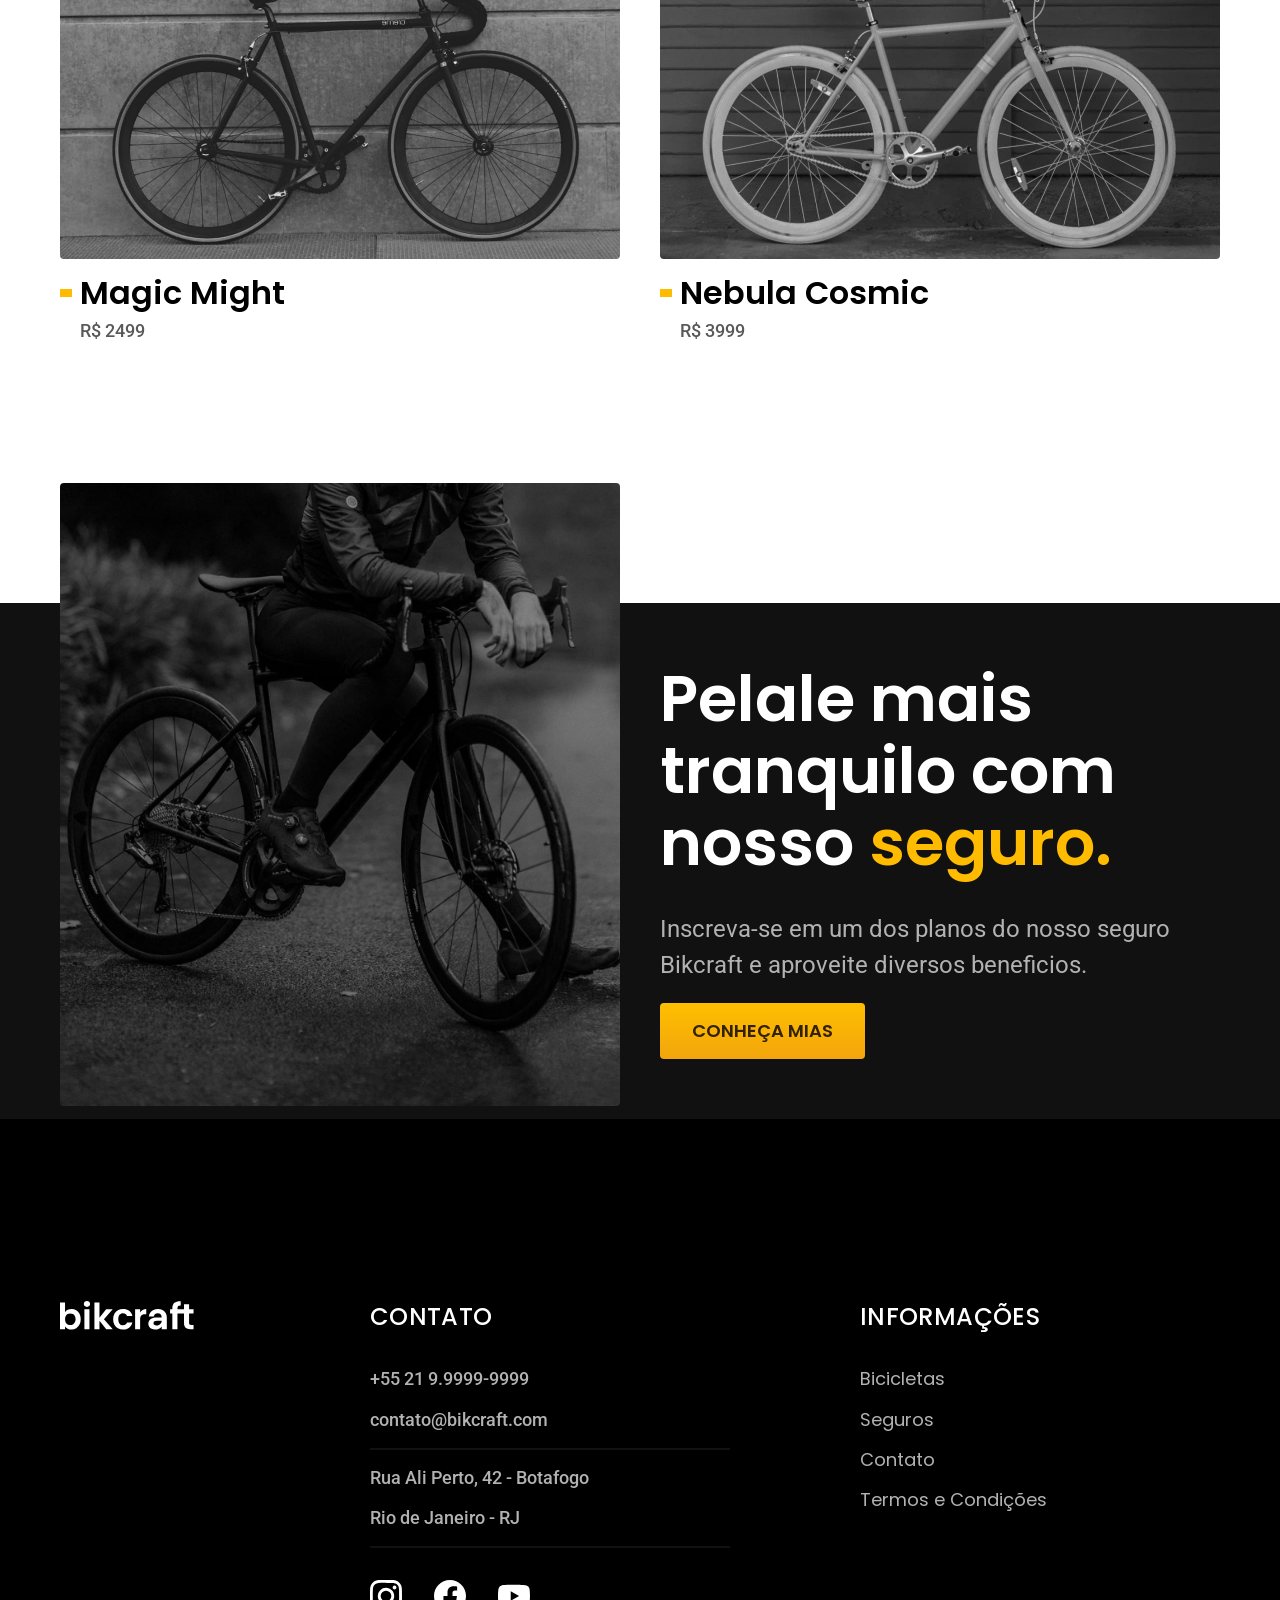
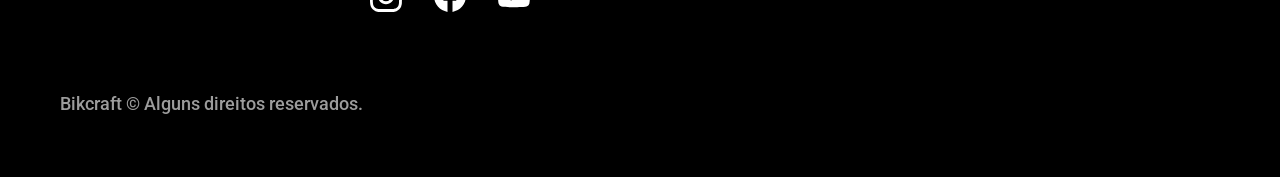
<file: bicicletas/nimbus.html>
<!DOCTYPE html>

<html lang="pt-br">

<head>
  <meta charset="UTF-8">
  <meta name="viewport" content="width=device-width, initial-scale=1.0">

  <title>Nimbus | Bikcraft</title>
  <meta name="description" content="Termos e Condições | Bikcraft">

  <link rel="stylesheet" href="../css/style.css">

  <link rel="preconnect" href="https://fonts.googleapis.com">
  <link rel="preconnect" href="https://fonts.gstatic.com" crossorigin>
  <link href="https://fonts.googleapis.com/css2?family=Merriweather:ital,opsz,wght@0,18..144,900;1,18..144,900&family=Poppins:wght@400;600&family=Roboto:wght@100..900&display=swap" rel="stylesheet">

<body id="bicicleta">
  <header class="header-bg">
    <div class="container header">
      <a href="../">
        <img src="../img/bikcraft.svg" width="136" height="32" alt="Bikcraft">
      </a>

      <nav aria-label="primaria">
        <ul class="header-menu font-1-m cor-0">
          <li><a href="../bicicletas.html">Bicicletas</a></li>
          <li><a href="../seguros.html">Seguros</a></li>
          <li><a href="contato.html">Contato</a></li>
        </ul>
      </nav>
    </div>
  </header>

  <main class="titulo-bg">
    <div>
      <div class="titulo container">
        <p class="font-2-xl cor-5">R$ 4999</p>
        <h1 class="font-1-xxl cor-0">Nimbus Stark<span class="cor-p1">.</span></h1>
      </div>
    </div>
    <div class="bicicleta container">
      <div class="bicicleta-imagens">
        <img src="../img/bicicleta/nimbus1.jpg" width="1120" height="880" alt="">
        <img src="../img/bicicleta/nimbus2.jpg" width="1120" height="880" alt="">
        <img src="../img/bicicleta/nimbus3.jpg" width="1120" height="880" alt="">
      </div>
      <div class="bicicleta-conteudo">
        <p class="font-2-l cor-5">A Nimbus Stark é a melhor Bikcraft já criada pela nossa equipe. Ela vem equipada com os melhores acessórios, o que garante maior velocidade.</p>
        <div class="bicicleta-comprar">
          <a class="botao" href="../orcamento.html">Comprar Agora</a>
          <span class="font-1-xs cor-6"><img src="../img/icones/entrega.svg" width="16" height="16" alt=""> entrega em 5 dias</span>
          <span class="font-1-xs cor-6"><img src="../img/icones/entrega.svg" width="16" height="16" alt="">18 em estoque</span>
        </div>

        <h2 class="font-1-xs cor-0">Informações</h2>
        <ul class="bicicleta-informacoes">
          <li>
            <img src="../img/icones/eletrica.svg" width="32" height="32" alt="">
            <h3 class="font-1-m cor-0">Motor Elétrico</h3>
            <p class="font-2-xs cor-5">Permite você viajar distâncias inimaginaveis com a sua bike.</p>
          </li>
          <li>
            <img src="../img/icones/velocidade.svg" width="32" height="32" alt="">
            <h3 class="font-1-m cor-0">50km/h</h3>
            <p class="font-2-xs cor-5">A mais rápida bicicleta elétrica disponível hoje no mercado.</p>
          </li>
          <li>
            <img src="../img/icones/rastreador.svg" width="32" height="32" alt="">
            <h3 class="font-1-m cor-0">Rastreador</h3>
            <p class="font-2-xs cor-5">Rastreador e sistema anti-furto para garantir o seu sossego.</p>
          </li>
          <li>
            <img src="../img/icones/carbono.svg" width="32" height="32" alt="">
            <h3 class="font-1-m cor-0">Fibra de Carbono</h3>
            <p class="font-2-xs cor-5">Maior proteção possível para a sua Bikcraft com fibra de carbono.</p>
          </li>
        </ul>
        <h2 class="font-1-xs cor-0">Ficha Técnica</h2>
        <ul class="bicicleta-ficha font-2-s cor-4">
          <li>Peso <span>9 kg</span></li>
          <li>Altura <span>60 cm</span></li>
          <li>Largura <span>120 cm</span></li>
          <li>Profundidade <span>10 cm</span></li>
          <li>Marchas <span>16</span></li>
          <li>Roda <span>29</span></li>
        </ul>
      </div>
    </div>

  </main>

  <article class="bicicletas-lista container">
    <h2 class="font-1-xxl">Escolha a sua <span class="cor-p1">.</span></h2>

    <ul>
      <li>
        <a href="./magic.html">
          <img src="../img/bicicletas/magic.jpg" width="1120" height="680" alt="bicicleta preta">
          <h3 class="font-1-xl">Magic Might</h3>
          <span class="font-2-m cor-8">R$ 2499</span>
        </a>
      </li>
      <li>
        <a href="./nebula.html">
          <img src="../img/bicicletas/nebula.jpg" width="1120" height="680" alt="bicicleta preta">
          <h3 class="font-1-xl">Nebula Cosmic</h3>
          <span class="font-2-m cor-8">R$ 3999</span>
        </a>
      </li>
    </ul>
  </article>

  <article class="seguro-bg">
    <div class="seguro container">
      <div class="seguro-imagem">
        <img src="../img/fotos/seguros.jpg" width="1360" height="1512" alt="Pessoa parada em cima de uma bicicleta">
      </div>
      <div class="seguro-conteudo">
        <h2 class="font-1-xxl cor-0">Pelale mais tranquilo com nosso <span class="cor-p1">seguro.</span></h2>
        <p class="font-2-l cor-5">Inscreva-se em um dos planos do nosso seguro Bikcraft e aproveite diversos beneficios.</p>
        <a class="botao" href="../seguros.html">Conheça Mias</a>
      </div>
    </div>
  </article>

  <footer class="footer-bg">
    <div class="footer container">
      <img src="../img/bikcraft.svg" width="136" height="32" alt="Bikcraft">
      <div class="footer-contato">
        <h3 class="font-2-l-b cor-0">Contato</h3>
        <ul class="font-2-m cor-5">
          <li><a href="tel:+5521999999999">+55 21 9.9999-9999</a></li>
          <li><a href="mailto:contato@bikcraft.com">contato@bikcraft.com</a></li>
          <li>Rua Ali Perto, 42 - Botafogo</li>
          <li>Rio de Janeiro - RJ</li>
        </ul>
        <div class="footer-redes">
          <a href="../">
            <img src="../img/redes/instagram.svg" width="32" height="32" alt="Instagram">
          </a>
          <a href="../">
            <img src="../img/redes/facebook.svg" width="32" height="32" alt="Facebook">
          </a>
          <a href="../">
            <img src="../img/redes/youtube.svg" width="32" height="32" alt="Youtube">
          </a>
        </div>
      </div>
      <div>

        <div class="footer-informacoes">
          <h3 class="font-2-l-b cor-0">Informações</h3>
          <nav>
            <ul class="font-1-m cor-5">
              <li><a href="../bicicletas.html">Bicicletas</a></li>
              <li><a href="../seguros.html">Seguros</a></li>
              <li><a href="../contato.html">Contato</a></li>
              <li><a href="../termos.html">Termos e Condições</a></li>
            </ul>
          </nav>
        </div>
      </div>
      <p class="footer-copy font-2-m cor-6">Bikcraft © Alguns direitos reservados.</p>
    </div>
  </footer>
</body>

</html>
</file>
<file: css/style.css>
/* Global */
@import "./global/global.css";

/* Tipografia */
@import "./utilidades/tipografia.css";

/* Cores */
@import "./utilidades/cores.css";


/* Header / Footer */
@import "./global/header.css";
@import "./global/footer.css";

/* Utilidades */
@import "./utilidades/componentes.css";
@import "./utilidades/formulario.css";


/* Home */
@import "./home/introducao.css";
@import "./home/tecnologia.css";
@import "./home/parceiros.css";
@import "./home/depoimento.css";

/* Bicicletas */
@import "./bicicletas/bicicletas-lista.css";
@import "./bicicletas/bicicletas.css";

/* Bicicleta */
@import "./bicicleta/bicicleta.css";
@import "./bicicleta/seguro.css";

/* Seguros */
@import "./seguros/seguros.css";
@import "./seguros/vantagens.css";
@import "./seguros/perguntas.css";

/* Contato */
@import "./contato/contato.css";
@import "./contato/lojas.css";

/* Orçamento */
@import "./orcamento/orcamento.css";

/* Termos */
@import "./termos/termos.css";
</file>
